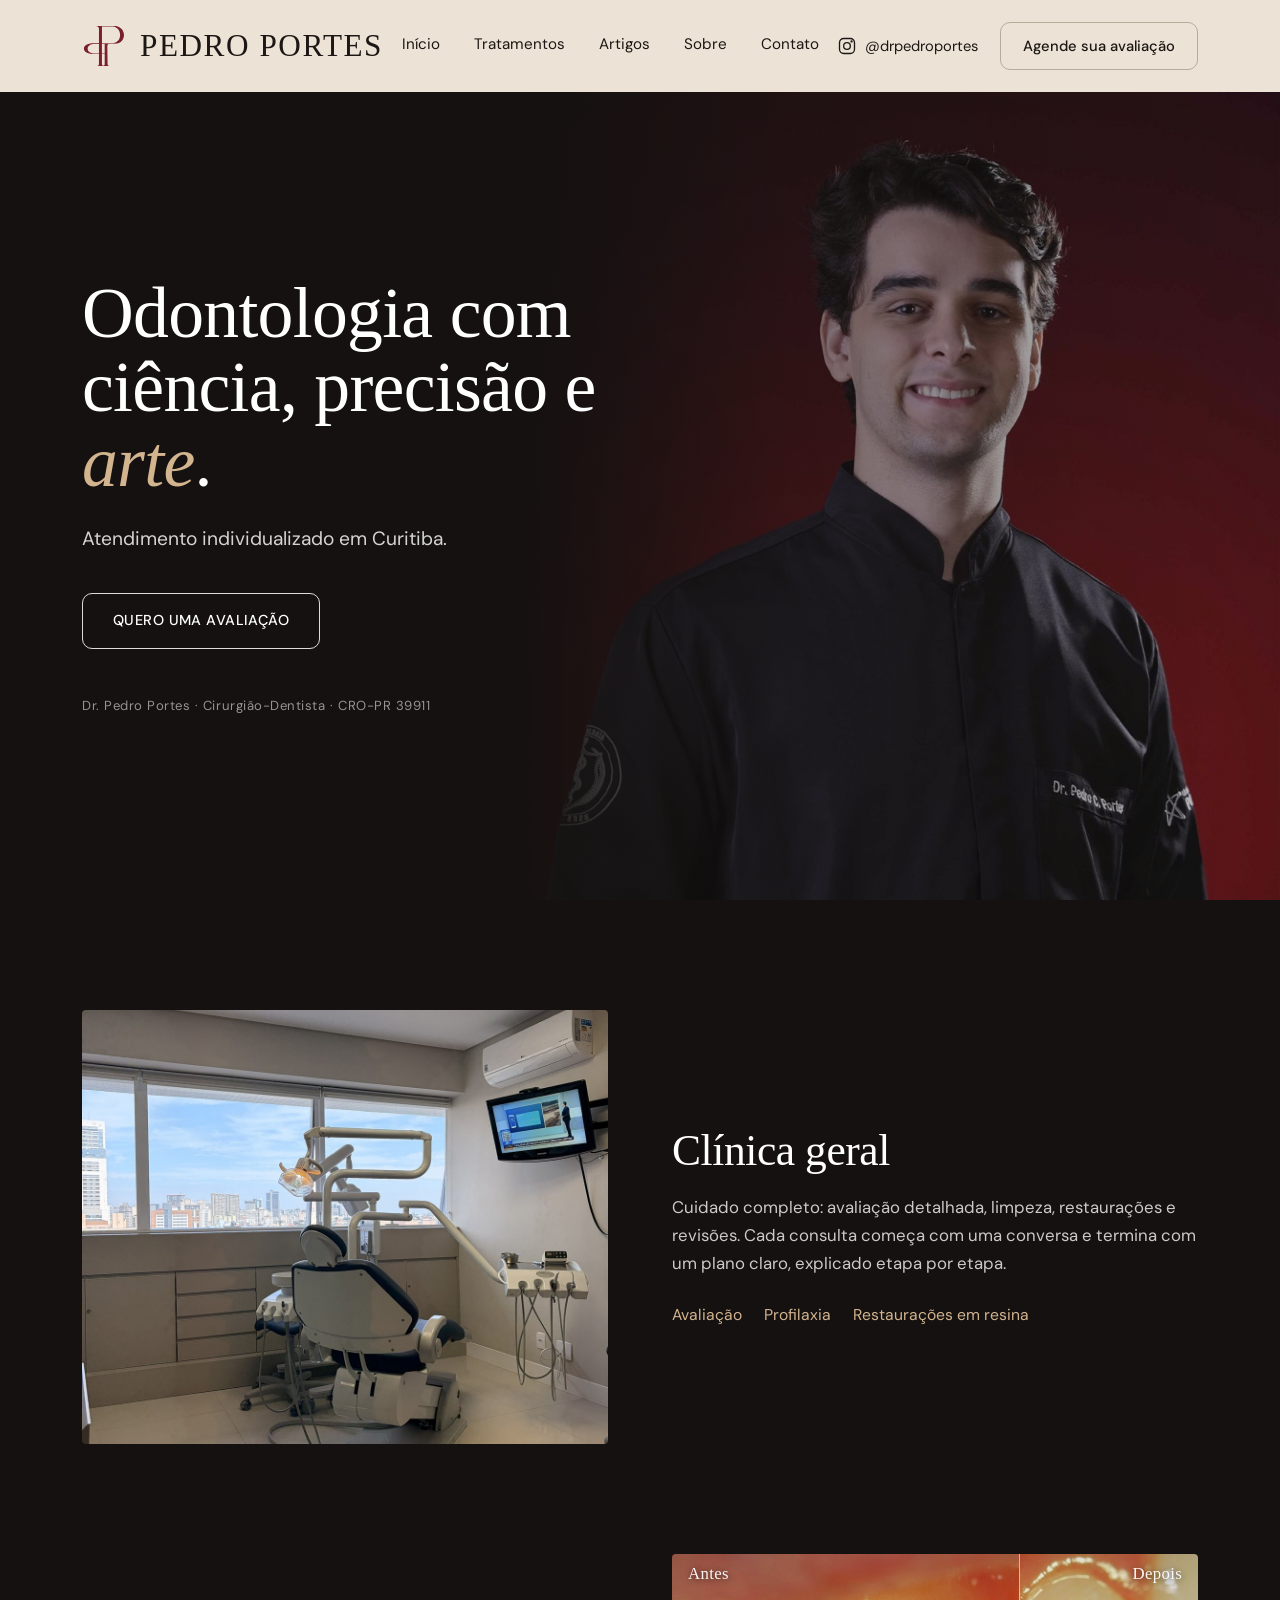
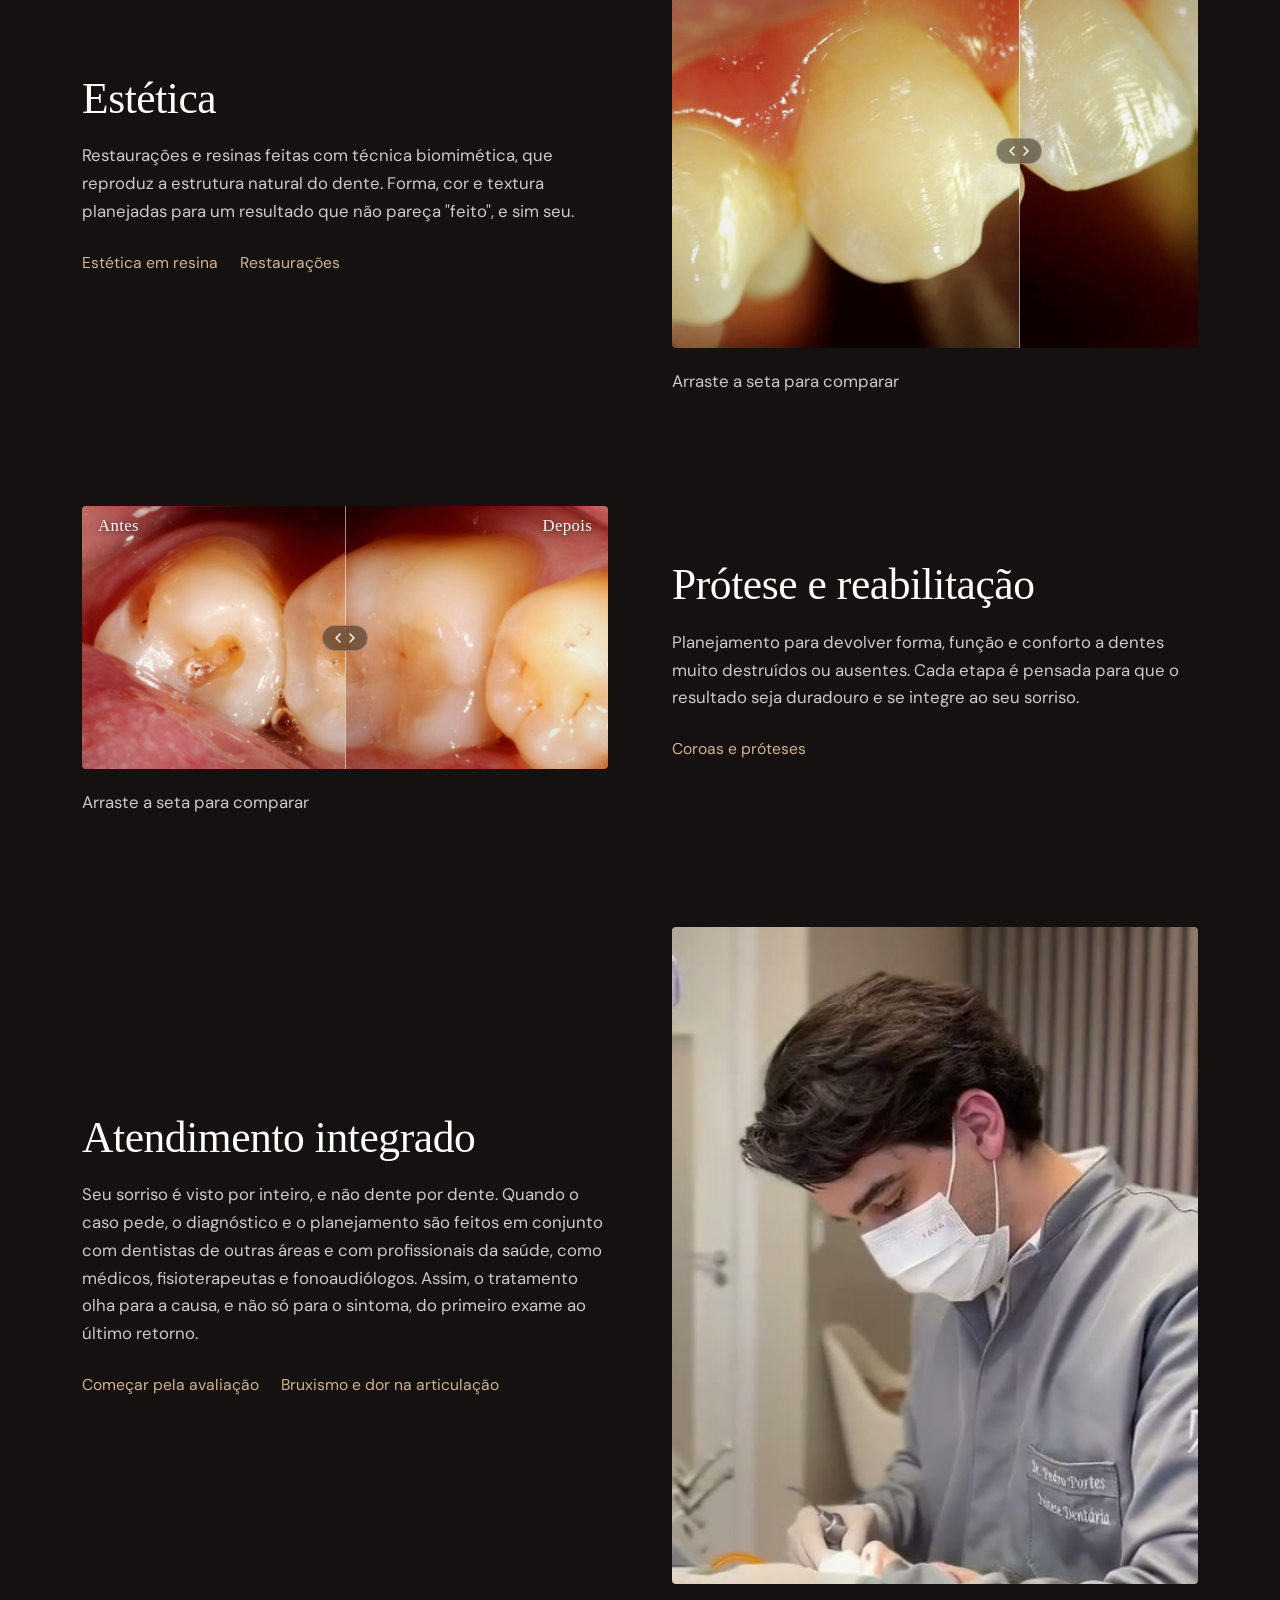
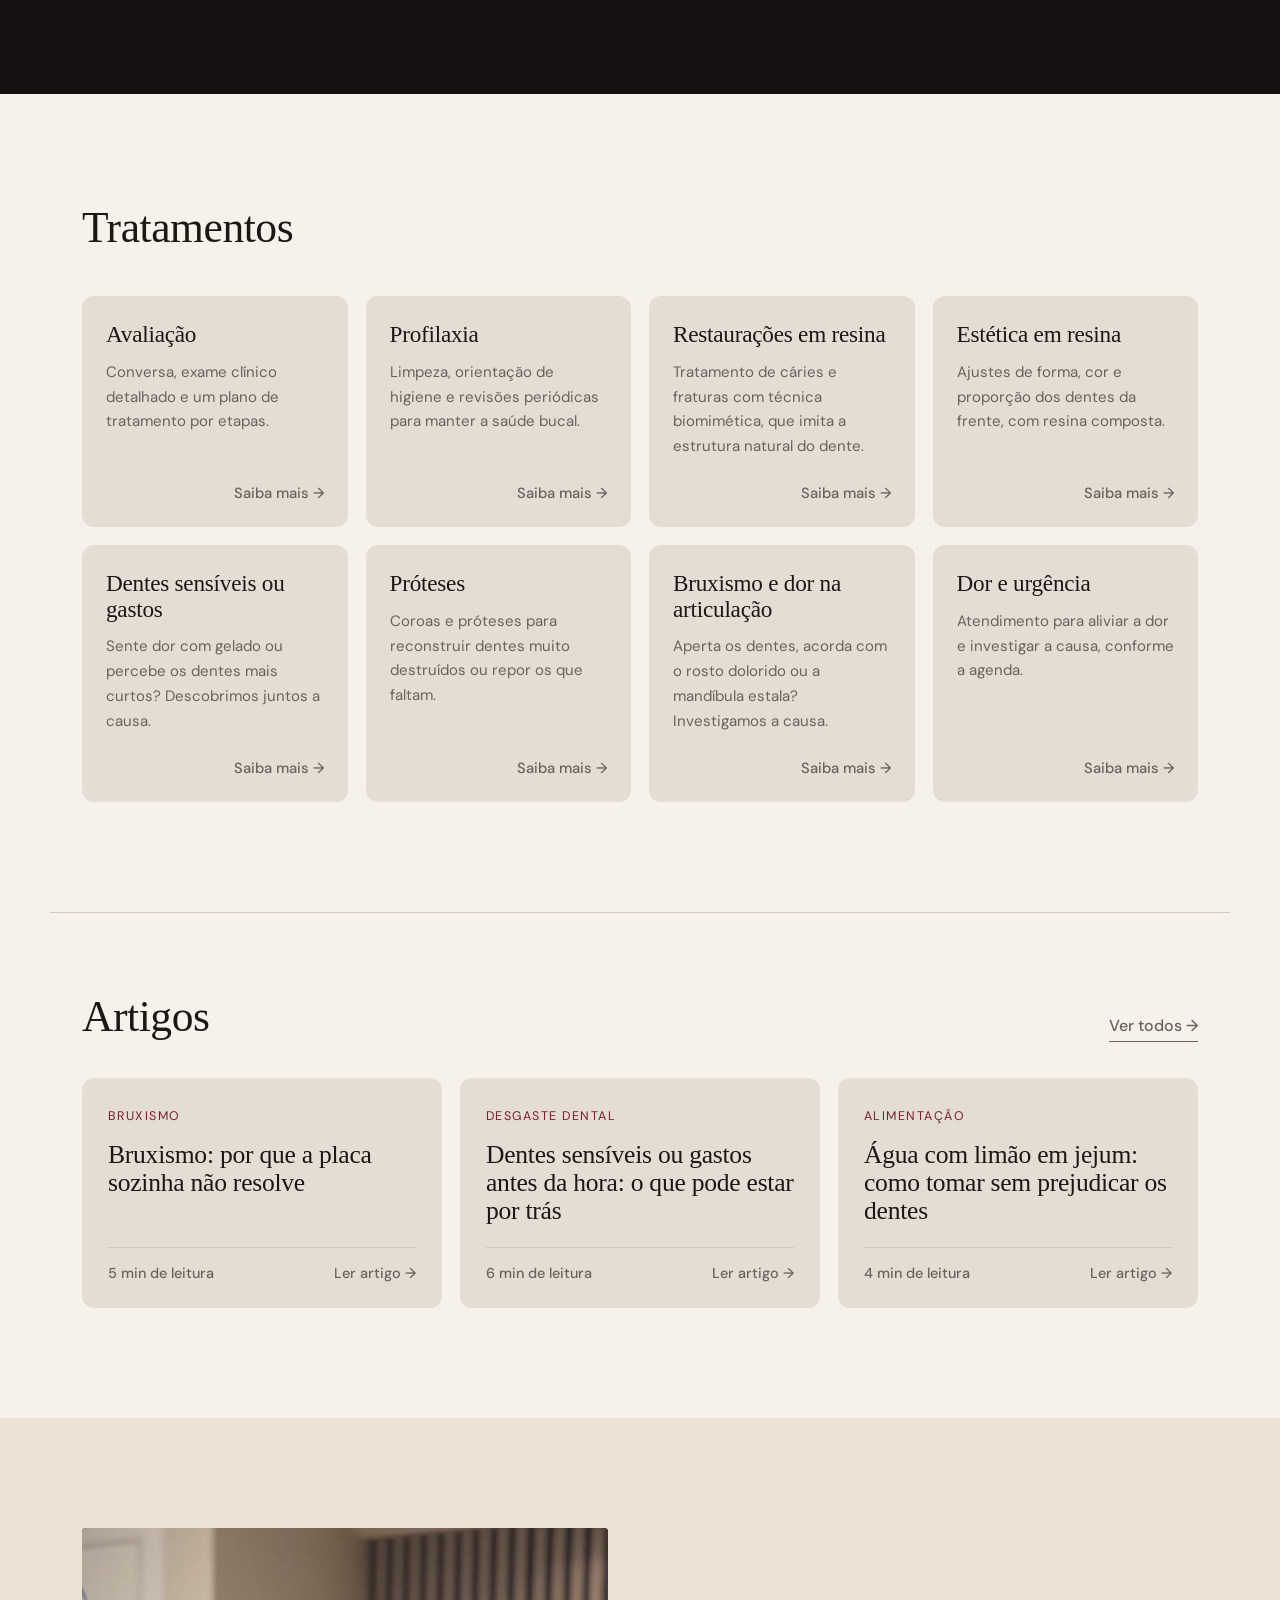
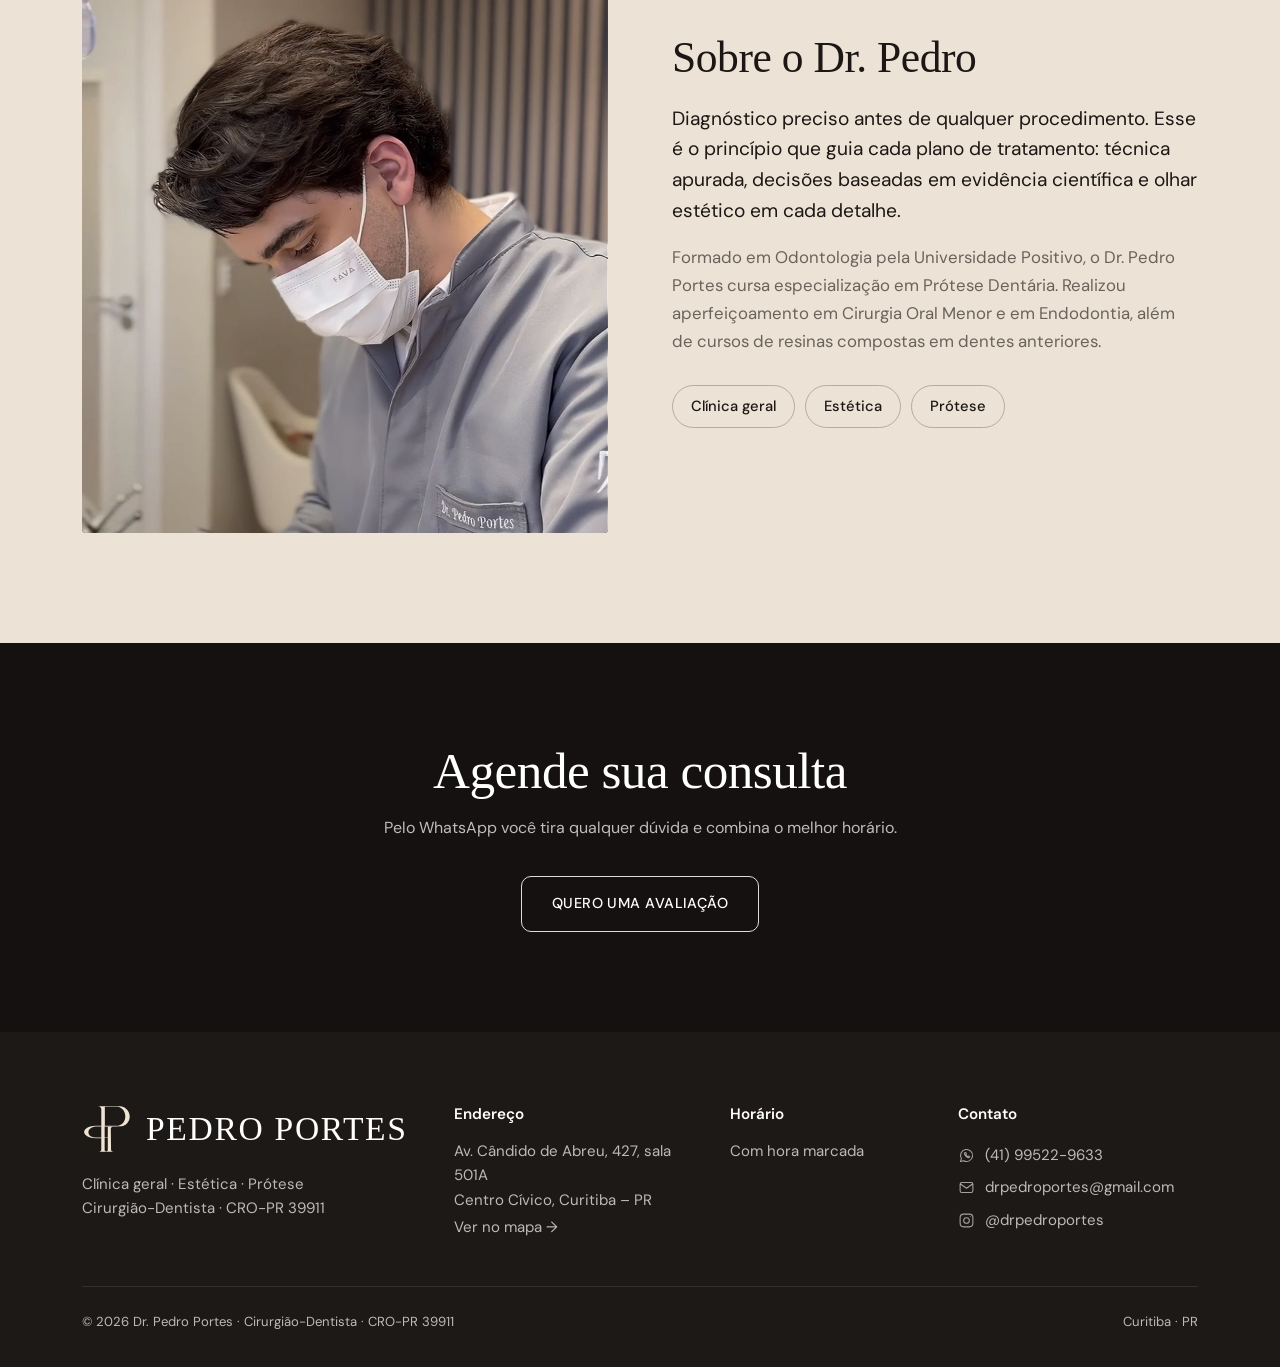
<file: index.html>
<!doctype html>
<html lang="pt-BR">
<head>
<meta charset="utf-8">
<meta name="viewport" content="width=device-width, initial-scale=1, viewport-fit=cover">
<title>Dr. Pedro Portes · Cirurgião-Dentista em Curitiba</title>
<meta name="description" content="Dr. Pedro Portes, cirurgião-dentista, CRO-PR 39911. Clínica geral, estética e prótese no Centro Cívico, em Curitiba.">
<meta name="theme-color" content="#ece3d6">
<link rel="canonical" href="https://drpedroportes.com.br/">
<meta property="og:type" content="website">
<meta property="og:title" content="Dr. Pedro Portes · Cirurgião-Dentista em Curitiba">
<meta property="og:description" content="Clínica geral, estética e prótese no Centro Cívico, em Curitiba. CRO-PR 39911.">
<meta property="og:url" content="https://drpedroportes.com.br/">
<meta property="og:image" content="https://drpedroportes.com.br/img/pedro.jpg">
<script type="application/ld+json">{"@context":"https://schema.org","@type":"Dentist","name":"Dr. Pedro Portes · Cirurgião-Dentista","url":"https://drpedroportes.com.br/","image":"https://drpedroportes.com.br/img/pedro.jpg","telephone":"+55 41 99522-9633","address":{"@type":"PostalAddress","streetAddress":"Av. Cândido de Abreu, 427, sala 501A","addressLocality":"Curitiba","addressRegion":"PR","addressCountry":"BR"},"areaServed":"Curitiba","sameAs":["https://www.instagram.com/drpedroportes/"]}</script>
<link rel="icon" href="img/favicon-32.png">
<link rel="preconnect" href="https://fonts.googleapis.com">
<link rel="preconnect" href="https://fonts.gstatic.com" crossorigin>
<link rel="stylesheet" href="https://fonts.googleapis.com/css2?family=DM+Sans:opsz,wght@9..40,400;9..40,500;9..40,600;9..40,700&family=Tinos:ital,wght@0,400;0,700;1,400&display=swap">
<style>
/* Esboço 7 (17/11/2026): vibe do institutokimura.com.br. Títulos na fonte do logo (Times), texto em DM Sans. */
:root {
  --bege: #ece3d6; --bege-2: #f6f1ea; --cinza: #e4ddd3; --escuro: #141110; --escuro-2: #1d1917;
  --texto: #1c1714; --suave: #6b625b; --bordo: #7a1f2b; --bordo-esc: #5e1520; --champ: #d2b48f; --branco: #fff;
  --sans: "DM Sans", system-ui, sans-serif; --serif: "Times New Roman", Times, "Tinos", serif;
}
* { box-sizing: border-box; }
html { scroll-behavior: smooth; scroll-padding-top: 90px; }
body { margin: 0; font: 400 16px/1.65 var(--sans); color: var(--texto); background: var(--bege-2); -webkit-font-smoothing: antialiased; -webkit-user-select: none; user-select: none; -webkit-tap-highlight-color: transparent; -webkit-touch-callout: none; }
/* Sem seleção azul ao tocar ou arrastar; só o número e o e-mail do rodapé continuam copiáveis */
footer .contato-item span { -webkit-user-select: text; user-select: text; }
img, video { -webkit-user-drag: none; }
a { color: inherit; text-decoration: none; }
img { display: block; max-width: 100%; }
h1, h2, h3 { margin: 0; font-family: var(--serif); font-weight: 400; letter-spacing: -0.01em; line-height: 1.1; }
p { margin: 0; }
button { font: inherit; color: inherit; background: none; border: 0; cursor: pointer; padding: 0; text-align: left; }
.wrap { max-width: 1180px; margin: 0 auto; padding: 0 32px; }

/* Topo */
.topo { position: sticky; top: 0; z-index: 50; background: var(--bege); }
.topo .wrap { display: flex; align-items: center; justify-content: space-between; height: 92px; }
.marca { display: flex; align-items: center; gap: 14px; }
.marca img { width: 44px; height: 44px; }
.marca b { font: 400 1.95rem/1 var(--serif); letter-spacing: .05em; text-transform: uppercase; white-space: nowrap; }
.topo nav { display: flex; gap: 34px; font-size: .95rem; }
.topo nav a { padding-bottom: 2px; border-bottom: 1px solid transparent; transition: border-color .2s; }
.topo nav a:hover { border-color: var(--texto); }
.btn-contorno { border: 1px solid #b9ab99; border-radius: 10px; padding: 11px 22px; font-size: .92rem; font-weight: 500; transition: all .25s; }
.btn-contorno:hover { background: var(--bordo); border-color: var(--bordo); color: var(--branco); }
.acoes-topo { display: flex; align-items: center; gap: 22px; }
.insta { display: flex; align-items: center; gap: 8px; font-size: .92rem; transition: color .2s; }
.insta:hover { color: var(--bordo); }

/* Abertura */
.abertura { position: relative; height: min(calc(100vh - 92px), 820px); min-height: 600px; display: flex; align-items: center; overflow: hidden; background: var(--escuro); color: var(--branco); }
.abertura > img { position: absolute; right: 0; top: 0; width: 60%; height: 100%; object-fit: cover; object-position: 50% 15%; }
.abertura::after { content: ""; position: absolute; inset: 0; background: linear-gradient(90deg, var(--escuro) 40%, rgba(20, 17, 16, .55) 62%, rgba(20, 17, 16, .25)); }
.abertura .wrap { position: relative; z-index: 1; width: 100%; padding-top: 80px; padding-bottom: 80px; }
.abertura h1 { font-size: clamp(3rem, 5.6vw, 5.2rem); max-width: 640px; line-height: 1.04; }
.abertura h1 em { color: var(--champ); }
.abertura p { margin: 24px 0 38px; font-size: 1.2rem; color: rgba(255, 255, 255, .82); max-width: 480px; }
.btn-branco { display: inline-block; border: 1px solid rgba(255, 255, 255, .85); border-radius: 10px; padding: 15px 30px; font-weight: 500; letter-spacing: .03em; text-transform: uppercase; font-size: .9rem; transition: all .25s; }
.btn-branco:hover { background: var(--branco); border-color: var(--branco); color: var(--escuro); }
.abertura small { display: block; margin-top: 46px; font-size: .82rem; color: rgba(255, 255, 255, .55); letter-spacing: .04em; }

/* Blocos escuros alternados */
.escuro { background: var(--escuro); color: var(--branco); padding: 110px 0; }
.bloco { display: grid; grid-template-columns: 1fr 1fr; gap: 64px; align-items: center; }
.bloco + .bloco { margin-top: 110px; }
.bloco.inverte .midia { order: 2; }
.midia { aspect-ratio: 4 / 3.3; border-radius: 4px; overflow: hidden; background: linear-gradient(140deg, #2b2320, #171312); position: relative; display: flex; align-items: flex-end; padding: 22px; }
.midia img { position: absolute; inset: 0; width: 100%; height: 100%; object-fit: cover; object-position: 50% 15%; }
.midia img.foto-consultorio { object-position: 50% 52%; }
.midia img.foto-consultorio-2 { object-position: 50% 62%; filter: saturate(.8) contrast(1.04) brightness(.94); }
/* Comparador: arrasta a linha para ver o diagnóstico e a conclusão */
.comparar { position: relative; aspect-ratio: 2 / 1; border-radius: 4px; overflow: hidden; background: #000; user-select: none; touch-action: pan-y; cursor: ew-resize; }
.comparar.mais-alto { aspect-ratio: 4 / 3; }
.comparar img { position: absolute; inset: 0; width: 100%; height: 100%; object-fit: cover; pointer-events: none; }
.comparar .antes { clip-path: inset(0 calc(100% - var(--pos, 50%)) 0 0); }
.comparar .linha { position: absolute; top: 0; bottom: 0; left: var(--pos, 50%); width: 1px; background: rgba(255, 255, 255, .55); pointer-events: none; }
.comparar .puxador { position: absolute; top: 50%; left: 0; width: 46px; height: 26px; transform: translate(-50%, -50%); border-radius: 13px; background: rgba(20, 17, 16, .45); -webkit-backdrop-filter: blur(8px); backdrop-filter: blur(8px); border: 1px solid rgba(255, 255, 255, .25); color: #fff; display: grid; place-items: center; }
.comparar .puxador svg { display: block; width: 22px; height: 10px; }
.comparar .rotulo { position: absolute; top: 12px; font: 400 1.05rem/1 "Times New Roman", Times, "Tinos", serif; letter-spacing: .02em; color: rgba(255, 255, 255, .95); text-shadow: 0 1px 6px rgba(0, 0, 0, .6); pointer-events: none; }
.comparar .rotulo.esq { left: 16px; } .comparar .rotulo.dir { right: 16px; }
.bloco.inverte > .lado-midia { order: 2; }
.midia.video { aspect-ratio: 4 / 5; padding: 0; }
.midia video { position: absolute; inset: 0; width: 100%; height: 100%; object-fit: cover; }
.comparar input { position: absolute; inset: 0; width: 100%; height: 100%; opacity: 0; cursor: ew-resize; margin: 0; }
.legenda { margin-top: 8px; font-size: .74rem; color: rgba(255, 255, 255, .8); }
.midia .reserva { position: relative; font-size: .8rem; color: rgba(255, 255, 255, .45); border: 1px dashed rgba(255, 255, 255, .2); padding: 8px 12px; border-radius: 6px; }
.bloco h2 { font-size: clamp(2.2rem, 3.4vw, 3rem); }
.bloco p { margin-top: 20px; color: rgba(255, 255, 255, .78); font-size: 1.05rem; }
.etiquetas { display: flex; flex-wrap: wrap; gap: 8px 22px; margin-top: 24px; }
.etiquetas a { color: var(--champ); font-size: .98rem; }
.etiquetas a:hover { text-decoration: underline; }

/* Tratamentos */
.claro { padding: 110px 0; }
.claro > .wrap > h2 { font-size: clamp(2.2rem, 3.4vw, 3rem); margin-bottom: 44px; }
.cards { display: grid; grid-template-columns: repeat(4, 1fr); gap: 18px; }
.card { background: var(--cinza); border-radius: 12px; padding: 26px 24px 22px; display: flex; flex-direction: column; transition: transform .3s, box-shadow .3s, background .3s; }
.card:hover { transform: translateY(-4px); box-shadow: 0 18px 36px -24px rgba(28, 23, 20, .45); background: var(--branco); }
.card h3 { font-size: 1.45rem; }
.card p { margin: 12px 0 22px; font-size: .94rem; color: var(--suave); flex: 1; }
.card span { align-self: flex-end; font-size: .92rem; font-weight: 500; color: var(--suave); }
.card:hover span { color: var(--bordo); }
/* modo aberto: fica só o card escolhido e um painel grande ao lado */
.tratamentos-area { display: grid; grid-template-columns: 1fr; gap: 18px; overflow-anchor: none; }
.tratamentos-area.aberto { grid-template-columns: 300px 1fr; align-items: start; }
.tratamentos-area.aberto .cards { grid-template-columns: 1fr; }
.tratamentos-area.aberto .card { display: none; }
.tratamentos-area.aberto .card.ativo { display: flex; background: var(--branco); transform: none; box-shadow: 0 18px 36px -26px rgba(28, 23, 20, .4); }
.tratamentos-area.aberto .card.ativo span.saiba { display: none; }
.card .voltar-card { display: none; }
.tratamentos-area.aberto .card.ativo .voltar-card { display: inline-block; align-self: flex-start; margin-top: 4px; font: 500 .9rem/1.4 var(--sans); color: var(--bordo); }
.tratamentos-area.aberto .card.ativo:hover .voltar-card { text-decoration: underline; }
.detalhe { display: none; background: var(--branco); border-radius: 12px; padding: 40px 44px; box-shadow: 0 18px 36px -26px rgba(28, 23, 20, .4); animation: entra .35s ease; }
.tratamentos-area.aberto .detalhe { display: block; }
@keyframes entra { from { opacity: 0; transform: translateY(10px); } to { opacity: 1; transform: none; } }
.detalhe h3 { font-size: 2.3rem; }
.detalhe .intro { margin-top: 14px; color: var(--suave); font-size: 1.05rem; max-width: 620px; }
.detalhe ol { list-style: none; counter-reset: passo; margin: 30px 0 0; padding: 0; border-top: 1px solid var(--cinza); }
.detalhe li { counter-increment: passo; display: grid; grid-template-columns: 54px 1fr; gap: 10px; padding: 18px 0; border-bottom: 1px solid var(--cinza); }
.detalhe li::before { content: counter(passo, decimal-leading-zero); font: italic 400 1.4rem/1.2 var(--serif); color: var(--bordo); }
.detalhe li b { display: block; font-weight: 600; margin-bottom: 2px; }
.detalhe li span { color: var(--suave); font-size: .96rem; }
.detalhe .acoes { display: flex; flex-wrap: wrap; gap: 14px 24px; align-items: center; margin-top: 30px; }
.btn-escuro { display: inline-block; background: var(--escuro); color: var(--branco); border-radius: 10px; padding: 15px 28px; font-weight: 500; font-size: .9rem; letter-spacing: .03em; text-transform: uppercase; transition: background .25s; }
.btn-escuro:hover { background: var(--bordo); }
.voltar { font-weight: 500; color: var(--suave); border-bottom: 1px solid currentColor; padding-bottom: 2px; }
.voltar:hover { color: var(--bordo); }

/* Artigos (faixa da página inicial) */
.artigos-home { padding: 0 0 110px; }
.artigos-home .wrap { border-top: 1px solid #d3c8b9; padding-top: 80px; }
.artigos-topo { display: flex; justify-content: space-between; align-items: baseline; gap: 20px; margin-bottom: 36px; }
.artigos-topo h2 { font-size: clamp(2.2rem, 3.4vw, 3rem); }
.art-lista { display: grid; grid-template-columns: repeat(3, 1fr); gap: 18px; }
.art-card { background: var(--cinza); border-radius: 12px; padding: 28px 26px 22px; display: flex; flex-direction: column; min-height: 230px; transition: transform .3s, box-shadow .3s, background .3s; }
.art-card:hover { transform: translateY(-4px); box-shadow: 0 18px 36px -24px rgba(28, 23, 20, .45); background: var(--branco); }
.art-card .tema { font-size: .78rem; letter-spacing: .12em; text-transform: uppercase; color: var(--bordo); }
.art-card h3 { font-size: 1.6rem; margin: 14px 0 22px; flex: 1; }
.art-card .ler { display: flex; justify-content: space-between; font-size: .9rem; font-weight: 500; color: var(--suave); border-top: 1px solid #d3c8b9; padding-top: 14px; }
.art-card .ler b { font-weight: 500; }
.art-card:hover .ler b { color: var(--bordo); }

/* Faixa café "Artigos": só no celular, logo acima do "Agende sua consulta" */
.faixa-artigos { display: none; background: #3a2619; color: var(--branco); }
.faixa-artigos .wrap { display: block; text-align: center; padding-top: 34px; padding-bottom: 34px; }
.faixa-artigos b { font: 400 1.25rem/1 var(--serif); letter-spacing: .32em; text-transform: uppercase; display: inline-block; padding: 0 0 10px .32em; border-bottom: 1px solid rgba(255, 255, 255, .7); }

/* Sobre */
.sobre { background: var(--bege); padding: 110px 0; }
.sobre .bloco p { color: var(--suave); font-size: 1.05rem; }
.sobre .bloco p.lead { color: var(--texto); font-size: 1.2rem; line-height: 1.6; }
.sobre .midia { aspect-ratio: 4 / 4.6; background: var(--escuro); }
.atuacao { display: flex; flex-wrap: wrap; gap: 10px; margin-top: 30px; }
.atuacao span { border: 1px solid #b9ab99; border-radius: 999px; padding: 8px 18px; font-size: .92rem; font-weight: 500; transition: background .25s, border-color .25s, color .25s; }
.atuacao span:hover { background: var(--bordo); border-color: var(--bordo); color: var(--branco); }

/* Chamada */
.chamada { background: var(--escuro); color: var(--branco); text-align: center; padding: 100px 0; }
.chamada h2 { font-size: clamp(2.4rem, 4vw, 3.4rem); }
.chamada p { margin: 16px auto 34px; color: rgba(255, 255, 255, .72); max-width: 520px; }

/* Rodapé */
footer { background: var(--escuro-2); color: rgba(255, 255, 255, .7); padding: 70px 0 34px; font-size: .94rem; }
footer .l1 { display: grid; grid-template-columns: 1.4fr 1fr .8fr 1fr; gap: 36px; padding-bottom: 44px; border-bottom: 1px solid rgba(255, 255, 255, .1); }
footer .marca { color: var(--branco); margin-bottom: 16px; }
footer .marca img { width: 50px; height: 50px; }
footer .marca b { font-size: 2.1rem; }
footer h4 { margin: 0 0 12px; color: var(--branco); font-size: .95rem; font-weight: 600; }
footer .l1 a { display: block; padding: 2px 0; }
footer .l1 a.marca { display: flex; }
footer .l1 a:hover { color: var(--branco); }
footer .l1 a.contato-item { display: flex; align-items: center; gap: 10px; padding: 4px 0; }
.contato-item svg { width: 17px; height: 17px; flex: none; fill: none; stroke: currentColor; stroke-width: 1.5; stroke-linecap: round; stroke-linejoin: round; opacity: .85; }
footer .l2 { padding-top: 24px; font-size: .82rem; display: flex; justify-content: space-between; flex-wrap: wrap; gap: 10px; }

.barra { display: none; }
@media (max-width: 900px) {
  .wrap { padding: 0 20px; }
  .topo .wrap { height: 72px; }
  .topo nav, .topo .btn-contorno { display: none; }
  .insta span { display: none; }
  .insta svg { width: 24px; height: 24px; }
  .marca img { width: 36px; height: 36px; }
  .marca b { font-size: 1.55rem; }
  .abertura { height: auto; min-height: 0; flex-direction: column; align-items: stretch; }
  .abertura > img { position: relative; width: 100%; height: 420px; }
  .abertura::after { background: linear-gradient(180deg, transparent 180px, var(--escuro) 420px); }
  .abertura .wrap { margin-top: -90px; padding-top: 0; padding-bottom: 64px; }
  .abertura h1 { font-size: 2.9rem; }
  .abertura p { font-size: 1.05rem; }
  .escuro, .claro, .sobre { padding: 76px 0; }
  .artigos-home { display: none; }
  .faixa-artigos { display: block; }
  .bloco { grid-template-columns: 1fr; gap: 28px; }
  .bloco.inverte .midia, .bloco.inverte > .lado-midia { order: 0; }
  .bloco + .bloco { margin-top: 72px; }
  .cards { grid-template-columns: 1fr 1fr; gap: 12px; }
  .card { padding: 20px 18px; }
  .tratamentos-area.aberto { grid-template-columns: 240px 1fr; }
  .detalhe { padding: 28px 22px; }
  .detalhe h3 { font-size: 1.9rem; }
  footer .l1 { grid-template-columns: 1fr 1fr; }
  footer { padding-bottom: 100px; }
  .barra { display: flex; position: fixed; left: 0; right: 0; bottom: 0; z-index: 60; background: var(--bege); border-top: 1px solid #d6cab9; padding: 10px 12px calc(10px + env(safe-area-inset-bottom, 0px)); gap: 10px; }
  .barra a { flex: 1; text-align: center; padding: 14px 8px; border-radius: 10px; font-weight: 500; font-size: .95rem; border: 1px solid #b9ab99; }
  .barra a.cheio { flex: 2; background: var(--bordo); color: var(--branco); border-color: var(--bordo); }
}
@media (max-width: 640px) { .tratamentos-area.aberto { grid-template-columns: 1fr; } }
@media (max-width: 520px) { .cards { grid-template-columns: 1fr; } footer .l1 { grid-template-columns: 1fr; } }
</style>
</head>
<body>

<header class="topo">
  <div class="wrap">
    <a class="marca" href="#inicio"><img src="img/logo-pp.svg" alt=""><b>Pedro Portes</b></a>
    <nav aria-label="Seções">
      <a href="#inicio">Início</a>
      <a href="#tratamentos">Tratamentos</a>
      <a href="artigos/">Artigos</a>
      <a href="#sobre">Sobre</a>
      <a href="#contato">Contato</a>
    </nav>
    <div class="acoes-topo">
      <a class="insta" href="https://www.instagram.com/drpedroportes/" target="_blank" rel="noopener" aria-label="Instagram do Dr. Pedro (@drpedroportes)"><svg width="20" height="20" viewBox="0 0 24 24" fill="none" stroke="currentColor" stroke-width="1.6" stroke-linecap="round" stroke-linejoin="round" aria-hidden="true"><rect x="3" y="3" width="18" height="18" rx="5"/><circle cx="12" cy="12" r="4"/><circle cx="17.5" cy="6.5" r=".6" fill="currentColor"/></svg><span>@drpedroportes</span></a>
      <a class="btn-contorno wpp" href="#" data-msg="Olá, Dr. Pedro! Vim pelo site e gostaria de agendar uma avaliação.">Agende sua avaliação</a>
    </div>
  </div>
</header>

<main id="inicio">
  <section class="abertura">
    <img src="img/pedro.jpg" alt="Dr. Pedro Portes, cirurgião-dentista" width="1000" height="1223">
    <div class="wrap">
      <h1>Odontologia com ciência, precisão e <em>arte</em>.</h1>
      <p>Atendimento individualizado em Curitiba.</p>
      <a class="btn-branco wpp" href="#" data-msg="Olá, Dr. Pedro! Vim pelo site e gostaria de agendar uma avaliação.">Quero uma avaliação</a>
      <small>Dr. Pedro Portes · Cirurgião-Dentista · CRO-PR 39911</small>
    </div>
  </section>

  <section class="escuro">
    <div class="wrap">
      <div class="bloco">
        <div class="midia"><img class="foto-consultorio" src="img/consultorio.jpg" alt="Consultório odontológico com vista para a cidade" loading="lazy"></div>
        <div>
          <h2>Clínica geral</h2>
          <p>Cuidado completo: avaliação detalhada, limpeza, restaurações e revisões. Cada consulta começa com uma conversa e termina com um plano claro, explicado etapa por etapa.</p>
          <div class="etiquetas"><a href="#tratamentos" data-abre="avaliacao">Avaliação</a><a href="#tratamentos" data-abre="profilaxia">Profilaxia</a><a href="#tratamentos" data-abre="resina">Restaurações em resina</a></div>
        </div>
      </div>
      <div class="bloco inverte">
        <div class="lado-midia">
          <div class="comparar mais-alto" style="--pos:66%">
            <img src="img/estetica-2.jpg" alt="Depois do tratamento" loading="lazy">
            <img class="antes" src="img/estetica-1.jpg" alt="Antes do tratamento" loading="lazy">
            <span class="linha"><span class="puxador"><svg viewBox="0 0 22 10" fill="none" stroke="currentColor" stroke-width="1.5" stroke-linecap="round" stroke-linejoin="round"><path d="M6 1 2 5l4 4M16 1l4 4-4 4"/></svg></span></span>
            <span class="rotulo esq">Antes</span><span class="rotulo dir">Depois</span>
            <input type="range" min="0" max="100" value="66" aria-label="Arraste para comparar antes e depois">
          </div>
          <p class="legenda">Arraste a seta para comparar</p>
        </div>
        <div>
          <h2>Estética</h2>
          <p>Restaurações e resinas feitas com técnica biomimética, que reproduz a estrutura natural do dente. Forma, cor e textura planejadas para um resultado que não pareça "feito", e sim seu.</p>
          <div class="etiquetas"><a href="#tratamentos" data-abre="estetica">Estética em resina</a><a href="#tratamentos" data-abre="resina">Restaurações</a></div>
        </div>
      </div>
      <div class="bloco">
        <div>
          <div class="comparar" style="--pos:50%">
            <img src="img/restauracao-2.jpg" alt="Depois do tratamento" loading="lazy">
            <img class="antes" src="img/restauracao-1.jpg" alt="Antes do tratamento" loading="lazy">
            <span class="linha"><span class="puxador"><svg viewBox="0 0 22 10" fill="none" stroke="currentColor" stroke-width="1.5" stroke-linecap="round" stroke-linejoin="round"><path d="M6 1 2 5l4 4M16 1l4 4-4 4"/></svg></span></span>
            <span class="rotulo esq">Antes</span><span class="rotulo dir">Depois</span>
            <input type="range" min="0" max="100" value="50" aria-label="Arraste para comparar antes e depois">
          </div>
          <p class="legenda">Arraste a seta para comparar</p>
        </div>
        <div>
          <h2>Prótese e reabilitação</h2>
          <p>Planejamento para devolver forma, função e conforto a dentes muito destruídos ou ausentes. Cada etapa é pensada para que o resultado seja duradouro e se integre ao seu sorriso.</p>
          <div class="etiquetas"><a href="#tratamentos" data-abre="protese">Coroas e próteses</a></div>
        </div>
      </div>
      <div class="bloco inverte">
        <div class="midia video"><video src="img/atendimento.mp4" poster="img/atendimento-capa.jpg" autoplay muted loop playsinline preload="metadata" disablepictureinpicture aria-label="Dr. Pedro em atendimento"></video></div>
        <div>
          <h2>Atendimento integrado</h2>
          <p>Seu sorriso é visto por inteiro, e não dente por dente. Quando o caso pede, o diagnóstico e o planejamento são feitos em conjunto com dentistas de outras áreas e com profissionais da saúde, como médicos, fisioterapeutas e fonoaudiólogos. Assim, o tratamento olha para a causa, e não só para o sintoma, do primeiro exame ao último retorno.</p>
          <div class="etiquetas"><a href="#tratamentos" data-abre="avaliacao">Começar pela avaliação</a><a href="#tratamentos" data-abre="bruxismo">Bruxismo e dor na articulação</a></div>
        </div>
      </div>
    </div>
  </section>

  <section class="claro" id="tratamentos">
    <div class="wrap">
      <h2>Tratamentos</h2>
      <div class="tratamentos-area" id="area">
        <div class="cards" id="cards"></div>
        <div class="detalhe" id="detalhe" aria-live="polite"></div>
      </div>
    </div>
  </section>

  <section class="artigos-home" id="artigos">
    <div class="wrap">
      <div class="artigos-topo"><h2>Artigos</h2><a class="voltar" href="artigos/">Ver todos →</a></div>
      <div class="art-lista">
        <a class="art-card" href="artigos/bruxismo-placa-nao-resolve-sozinha.html"><span class="tema">Bruxismo</span><h3>Bruxismo: por que a placa sozinha não resolve</h3><span class="ler"><span>5 min de leitura</span><b>Ler artigo →</b></span></a>
        <a class="art-card" href="artigos/dentes-sensiveis-ou-gastos.html"><span class="tema">Desgaste dental</span><h3>Dentes sensíveis ou gastos antes da hora: o que pode estar por trás</h3><span class="ler"><span>6 min de leitura</span><b>Ler artigo →</b></span></a>
        <a class="art-card" href="artigos/agua-com-limao-e-os-dentes.html"><span class="tema">Alimentação</span><h3>Água com limão em jejum: como tomar sem prejudicar os dentes</h3><span class="ler"><span>4 min de leitura</span><b>Ler artigo →</b></span></a>
      </div>
    </div>
  </section>

  <section class="sobre" id="sobre">
    <div class="wrap">
      <div class="bloco">
        <div class="midia"><img src="img/pedro-sobre.jpg" alt="Dr. Pedro Portes em atendimento" width="1000" height="1150" style="object-position:50% 50%"></div>
        <div>
          <h2>Sobre o Dr. Pedro</h2>
          <p class="lead" style="margin-top:22px">Diagnóstico preciso antes de qualquer procedimento. Esse é o princípio que guia cada plano de tratamento: técnica apurada, decisões baseadas em evidência científica e olhar estético em cada detalhe.</p>
          <p style="margin-top:18px">Formado em Odontologia pela Universidade Positivo, o Dr. Pedro Portes cursa especialização em Prótese Dentária. Realizou aperfeiçoamento em Cirurgia Oral Menor e em Endodontia, além de cursos de resinas compostas em dentes anteriores.</p>
          <div class="atuacao"><span>Clínica geral</span><span>Estética</span><span>Prótese</span></div>
        </div>
      </div>
    </div>
  </section>

  <a class="faixa-artigos" href="artigos/"><span class="wrap"><b>Artigos</b></span></a>

  <section class="chamada">
    <div class="wrap">
      <h2>Agende sua consulta</h2>
      <p>Pelo WhatsApp você tira qualquer dúvida e combina o melhor horário.</p>
      <a class="btn-branco wpp" href="#" data-msg="Olá, Dr. Pedro! Vim pelo site e gostaria de agendar uma avaliação.">Quero uma avaliação</a>
    </div>
  </section>
</main>

<footer id="contato">
  <div class="wrap">
    <div class="l1">
      <div><a class="marca" href="#inicio"><img src="img/logo-pp-creme.svg" alt=""><b>Pedro Portes</b></a><p>Clínica geral · Estética · Prótese<br>Cirurgião-Dentista · CRO-PR 39911</p></div>
      <div><h4>Endereço</h4><p>Av. Cândido de Abreu, 427, sala 501A<br>Centro Cívico, Curitiba – PR</p><a href="https://www.google.com/maps/search/?api=1&query=Av.+C%C3%A2ndido+de+Abreu%2C+427+-+Centro+C%C3%ADvico%2C+Curitiba+-+PR" target="_blank" rel="noopener">Ver no mapa →</a></div>
      <div><h4>Horário</h4><p>Com hora marcada</p></div>
      <div><h4>Contato</h4><a class="contato-item wpp" href="#" data-msg="Olá, Dr. Pedro! Vim pelo site." aria-label="WhatsApp (41) 99522-9633"><svg viewBox="0 0 24 24" aria-hidden="true"><path d="M3.5 20.5l1.3-4.2A8.5 8.5 0 1 1 8 19.4z"/><path d="M9 8.6c0 3.3 3 6.4 6.4 6.4l1.2-1.4-1.9-1-1 .9c-1.1-.4-2.3-1.6-2.7-2.7l.9-1-1-1.9z"/></svg><span class="tel-texto">(41) 99522-9633</span></a><a class="contato-item" href="mailto:drpedroportes@gmail.com"><svg viewBox="0 0 24 24" aria-hidden="true"><rect x="3" y="5" width="18" height="14" rx="2.5"/><path d="M3.5 7l8.5 6 8.5-6"/></svg><span>drpedroportes@gmail.com</span></a><a class="contato-item" href="https://www.instagram.com/drpedroportes/" target="_blank" rel="noopener"><svg viewBox="0 0 24 24" aria-hidden="true"><rect x="3" y="3" width="18" height="18" rx="5"/><circle cx="12" cy="12" r="4"/><circle cx="17.5" cy="6.5" r=".7" fill="currentColor" stroke="none"/></svg><span>@drpedroportes</span></a></div>
    </div>
    <div class="l2"><span>© 2026 Dr. Pedro Portes · Cirurgião-Dentista · CRO-PR 39911</span><span>Curitiba · PR</span></div>
  </div>
</footer>

<div class="barra">
  <a class="tel" href="#">Ligar</a>
  <a class="cheio wpp" href="#" data-msg="Olá, Dr. Pedro! Vim pelo site e gostaria de agendar uma avaliação.">Agendar avaliação</a>
</div>

<script>
// ⚠️ NÚMERO DO WHATSAPP BUSINESS: trocar aqui (só números, com 55 + DDD). Todos os botões do site usam este número.
var WHATS = '5541995229633'; // WhatsApp Business do consultório (passado pelo Pedro em 17/11/2026)
var TEL_TEXTO = '(41) 99522-9633';

function linkWhats(msg) { return 'https://wa.me/' + WHATS + '?text=' + encodeURIComponent(msg); }
document.querySelectorAll('.wpp').forEach(function (a) { a.href = linkWhats(a.dataset.msg || 'Olá, Dr. Pedro!'); a.target = '_blank'; a.rel = 'noopener'; });
document.querySelectorAll('.tel').forEach(function (a) { a.href = 'tel:+' + WHATS; });
document.querySelectorAll('.tel-texto').forEach(function (a) { a.textContent = TEL_TEXTO; });

// Comparador: o controle invisível move a linha
document.querySelectorAll('.comparar').forEach(function (box) {
  var r = box.querySelector('input');
  r.addEventListener('input', function () { box.style.setProperty('--pos', r.value + '%'); });
});

// Tratamentos: card resumido + painel grande ao clicar em "Saiba mais"
var TRAT = [
  { id: 'avaliacao', t: 'Avaliação', r: 'Conversa, exame clínico detalhado e um plano de tratamento por etapas.',
    i: 'A avaliação é o ponto de partida de qualquer tratamento. É nela que entendo o que você sente, examino com calma e defino, junto com você, o melhor caminho.',
    p: [['Anamnese', 'Uma conversa detalhada sobre suas queixas, seu histórico de saúde e seus hábitos. É ela que ajuda a investigar a causa, e não só o sintoma.'], ['Exame clínico', 'Dentes, gengiva, mordida e articulação, avaliados em detalhe. Fotos e exames de imagem, quando necessários.'], ['Diagnóstico', 'Explico o que encontrei, com clareza e sem termos difíceis.'], ['Plano por etapas', 'As opções de tratamento, a ordem de cada etapa e os prazos, para você decidir com tranquilidade.']] },
  { id: 'profilaxia', t: 'Profilaxia', r: 'Limpeza, orientação de higiene e revisões periódicas para manter a saúde bucal.',
    i: 'A limpeza profissional remove a placa e o tártaro que a escovação não alcança, e é a base para que qualquer tratamento dure.',
    p: [['Avaliação da gengiva', 'Verificação de sangramento, tártaro e pontos de atenção.'], ['Limpeza', 'Remoção de placa e tártaro e polimento dos dentes.'], ['Orientação', 'Escovação, fio dental e cuidados certos para o seu caso.'], ['Revisões', 'Retornos periódicos para manter a saúde bucal em dia.']] },
  { id: 'resina', t: 'Restaurações em resina', r: 'Tratamento de cáries e fraturas com técnica biomimética, que imita a estrutura natural do dente.',
    i: 'A odontologia biomimética busca reproduzir o comportamento do dente natural, preservando o máximo de estrutura sadia. O resultado é uma restauração resistente e com aparência natural.',
    p: [['Diagnóstico', 'Identificação da cárie, fratura ou restauração antiga a ser trocada.'], ['Preservação', 'Remoção apenas do necessário, mantendo o máximo do seu dente.'], ['Reconstrução em camadas', 'A resina é aplicada em camadas, reproduzindo a cor e a translucidez do dente.'], ['Acabamento', 'Ajuste da mordida e polimento, para conforto e brilho natural.']] },
  { id: 'estetica', t: 'Estética em resina', r: 'Ajustes de forma, cor e proporção dos dentes da frente, com resina composta.',
    i: 'Pequenas mudanças de forma e cor podem harmonizar o sorriso. O planejamento estético considera o seu rosto, os seus lábios e o seu jeito de sorrir.',
    p: [['Avaliação estética', 'Análise do sorriso, com fotos, para entender o que pode ser melhorado.'], ['Planejamento', 'Definição de forma, cor e proporção junto com você.'], ['Execução', 'Aplicação da resina em camadas, com técnica de estratificação.'], ['Acompanhamento', 'Revisões e polimento para manter o resultado.']] },
  { id: 'sensibilidade', t: 'Dentes sensíveis ou gastos', r: 'Sente dor com gelado ou percebe os dentes mais curtos? Descobrimos juntos a causa.',
    i: 'Sensibilidade e desgaste costumam ter uma causa por trás, como alimentos ácidos, refluxo, escovação com força ou o hábito de apertar os dentes. Tratar só o sintoma não resolve: é preciso encontrar a origem.',
    p: [['Conversa', 'Entender seus hábitos, alimentação e quando a sensibilidade aparece.'], ['Exame', 'Avaliação do desgaste e das áreas sensíveis.'], ['Proteção', 'Tratamento para reduzir a sensibilidade e proteger os dentes.'], ['Acompanhamento', 'Revisões para garantir que o desgaste não avance.']] },
  { id: 'protese', t: 'Próteses', r: 'Coroas e próteses para reconstruir dentes muito destruídos ou repor os que faltam.',
    i: 'Quando o dente perdeu muita estrutura, a coroa protege o que restou e devolve forma e função. Quando o dente já não está lá, a prótese devolve a mastigação, a fala e a confiança para sorrir. Cada caso tem sua indicação, definida depois de uma avaliação cuidadosa.',
    p: [['Avaliação', 'Exame clínico e, quando necessário, exames de imagem.'], ['Planejamento', 'Escolha do tipo de coroa ou prótese mais indicado para o seu caso.'], ['Confecção', 'Preparo, moldagem e provas, com um provisório enquanto a peça definitiva é feita.'], ['Instalação e ajustes', 'Ajustes finos da mordida e retornos para o seu conforto.']] },
  { id: 'bruxismo', t: 'Bruxismo e dor na articulação', r: 'Aperta os dentes, acorda com o rosto dolorido ou a mandíbula estala? Investigamos a causa.',
    i: 'Ranger ou apertar os dentes, dor na mandíbula, estalos e dor de cabeça ao acordar raramente têm uma causa só: estresse, sono, postura e mordida podem estar envolvidos. Por isso o cuidado não para no alívio do sintoma. Ele busca entender o que está por trás e, quando o caso pede, conta com outros profissionais, como médicos, fisioterapeutas e psicólogos.',
    p: [['Anamnese detalhada', 'Uma conversa aprofundada sobre sua rotina, seu sono, seu estresse e o momento em que a dor aparece. É ela que aponta as causas.'], ['Exame', 'Avaliação dos músculos da face, da articulação, da mordida e do desgaste dos dentes.'], ['Alívio dos sintomas', 'Medidas para reduzir a dor e proteger os dentes, como a placa, quando indicada.'], ['Cuidado com a causa', 'Acompanhamento ao longo do tempo e, quando necessário, trabalho em conjunto com outros profissionais da saúde.']] },
  { id: 'urgencia', t: 'Dor e urgência', r: 'Atendimento para aliviar a dor e investigar a causa, conforme a agenda.',
    i: 'Dor de dente não precisa esperar. O primeiro objetivo é aliviar o desconforto; depois, entender a causa e planejar o tratamento definitivo.',
    p: [['Contato', 'Você chama pelo WhatsApp e combinamos o horário mais próximo possível.'], ['Alívio', 'Atendimento para controlar a dor.'], ['Diagnóstico', 'Investigação da causa do problema.'], ['Plano', 'Orientação sobre o tratamento definitivo.']] }
];
var cards = document.getElementById('cards'), area = document.getElementById('area'), det = document.getElementById('detalhe');
cards.innerHTML = TRAT.map(function (x) {
  return '<button class="card" data-id="' + x.id + '"><h3>' + x.t + '</h3><p>' + x.r + '</p><span class="saiba">Saiba mais →</span><span class="voltar-card">← Voltar</span></button>';
}).join('');
// A tela fica parada onde a pessoa clicou: guardamos a posição antes de trocar o conteúdo e voltamos a ela depois.
function semPular(fn) { var y = window.scrollY; fn(); window.scrollTo(0, y); }
function abrir(id, rolar) {
  var x = TRAT.filter(function (y) { return y.id === id; })[0]; if (!x) return;
  cards.querySelectorAll('.card').forEach(function (c) { c.classList.toggle('ativo', c.dataset.id === id); });
  det.innerHTML = '<h3>' + x.t + '</h3><p class="intro">' + x.i + '</p><ol>' +
    x.p.map(function (s) { return '<li><div><b>' + s[0] + '</b><span>' + s[1] + '</span></div></li>'; }).join('') +
    '</ol><div class="acoes"><a class="btn-escuro" target="_blank" rel="noopener" href="' + linkWhats('Olá, Dr. Pedro! Vim pelo site e gostaria de saber mais sobre: ' + x.t + '.') + '">Agendar avaliação</a><button class="voltar" id="voltar">← Ver todos os tratamentos</button></div>';
  area.classList.add('aberto');
  document.getElementById('voltar').onclick = function () { fechar(); irParaTodos(); };
  // só rola quando o clique veio de fora (links dos blocos escuros lá em cima)
  if (rolar) document.getElementById('tratamentos').scrollIntoView({ behavior: 'smooth' });
}
function fechar() { area.classList.remove('aberto'); cards.querySelectorAll('.card').forEach(function (c) { c.classList.remove('ativo'); }); }
// Ao voltar, a primeira fileira de cards encosta logo abaixo da barra do topo, para aparecerem todos os cards (como no print do Pedro).
function irParaTodos() {
  var topo = document.querySelector('.topo').offsetHeight;
  var y = cards.getBoundingClientRect().top + window.scrollY - topo - 2;
  window.scrollTo({ top: y, behavior: 'smooth' });
}
cards.addEventListener('click', function (e) { var c = e.target.closest('.card'); if (!c) return; c.blur(); if (c.classList.contains('ativo')) { fechar(); irParaTodos(); } else semPular(function () { abrir(c.dataset.id); }); });
document.querySelectorAll('[data-abre]').forEach(function (a) { a.addEventListener('click', function (e) { e.preventDefault(); abrir(a.dataset.abre, true); }); });
</script>
</body>
</html>
</file>
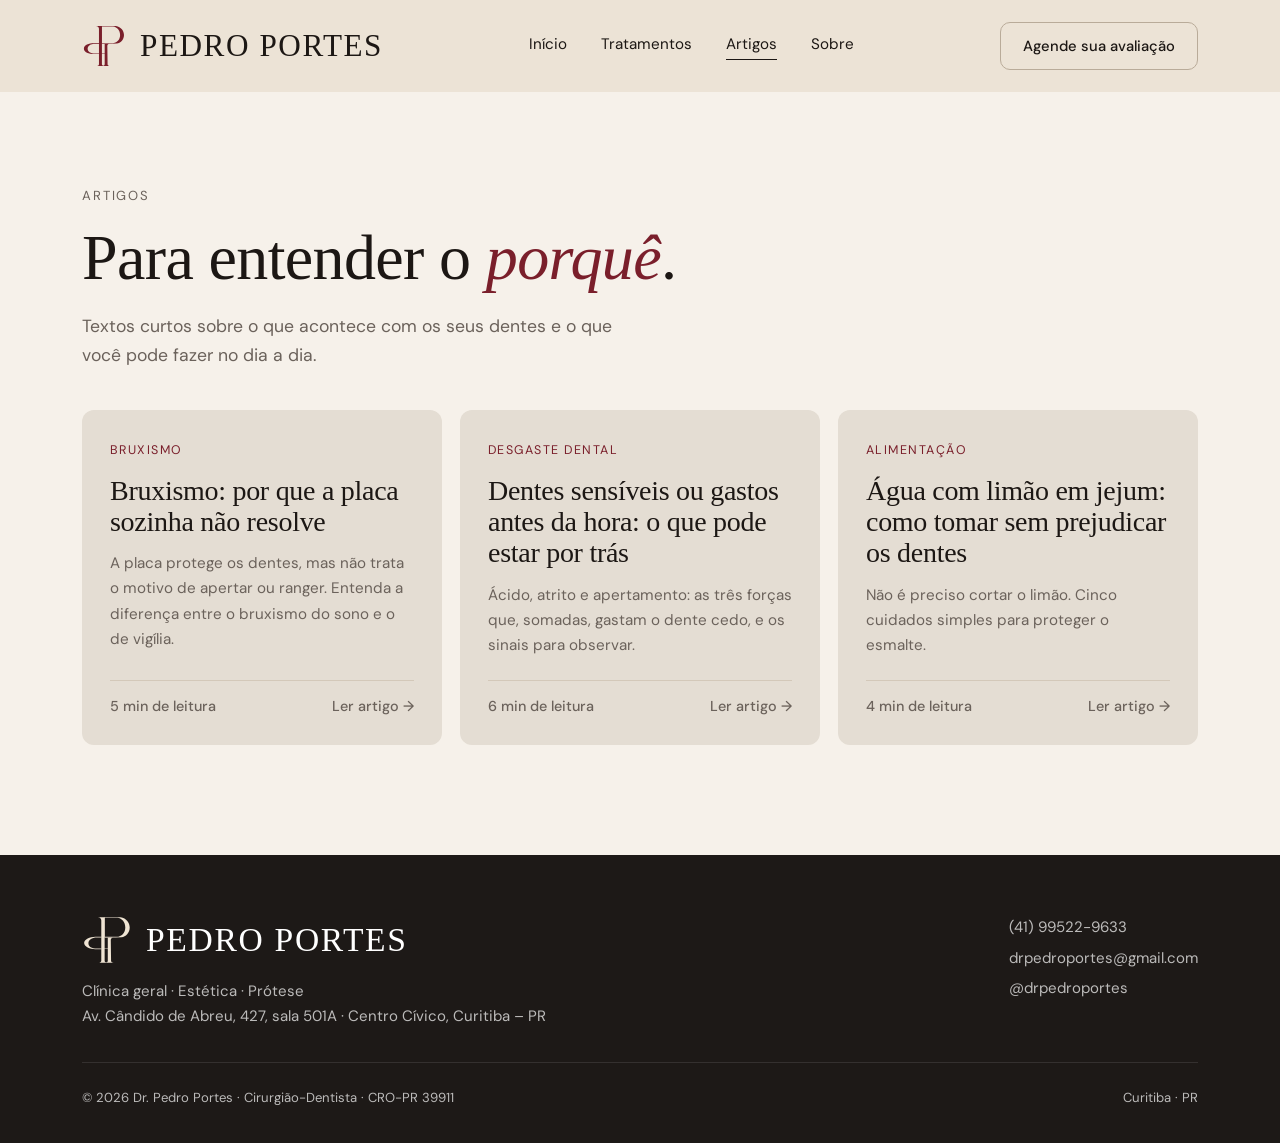
<file: artigos/index.html>
<!doctype html>
<html lang="pt-BR">
<head>
<meta charset="utf-8">
<meta name="viewport" content="width=device-width, initial-scale=1, viewport-fit=cover">
<title>Artigos · Dr. Pedro Portes</title>
<meta name="description" content="Artigos do Dr. Pedro Portes, cirurgião-dentista em Curitiba, sobre bruxismo, desgaste, sensibilidade e cuidados com os dentes.">
<link rel="canonical" href="https://drpedroportes.com.br/artigos/">
<meta name="theme-color" content="#ece3d6">
<link rel="icon" href="../img/favicon-32.png">
<link rel="preconnect" href="https://fonts.googleapis.com">
<link rel="preconnect" href="https://fonts.gstatic.com" crossorigin>
<link rel="stylesheet" href="https://fonts.googleapis.com/css2?family=DM+Sans:opsz,wght@9..40,400;9..40,500;9..40,600;9..40,700&family=Tinos:ital,wght@0,400;0,700;1,400&display=swap">
<link rel="stylesheet" href="artigos.css">
</head>
<body>

<header class="topo">
  <div class="wrap">
    <a class="marca" href="../"><img src="../img/logo-pp.svg" alt=""><b>Pedro Portes</b></a>
    <nav aria-label="Seções">
      <a href="../">Início</a>
      <a href="../#tratamentos">Tratamentos</a>
      <a class="atual" href="./">Artigos</a>
      <a href="../#sobre">Sobre</a>
    </nav>
    <a class="btn-contorno wpp" href="#" data-msg="Olá, Dr. Pedro! Vim pelo site e gostaria de agendar uma avaliação.">Agende sua avaliação</a>
  </div>
</header>

<main>
  <section class="cabeca">
    <div class="wrap">
      <small>Artigos</small>
      <h1>Para entender o <em>porquê</em>.</h1>
      <p>Textos curtos sobre o que acontece com os seus dentes e o que você pode fazer no dia a dia.</p>
    </div>
  </section>

  <section>
    <div class="wrap lista">
      <a class="art-card" href="bruxismo-placa-nao-resolve-sozinha.html"><span class="tema">Bruxismo</span><h2>Bruxismo: por que a placa sozinha não resolve</h2><p>A placa protege os dentes, mas não trata o motivo de apertar ou ranger. Entenda a diferença entre o bruxismo do sono e o de vigília.</p><span class="ler"><span>5 min de leitura</span><b>Ler artigo →</b></span></a>
      <a class="art-card" href="dentes-sensiveis-ou-gastos.html"><span class="tema">Desgaste dental</span><h2>Dentes sensíveis ou gastos antes da hora: o que pode estar por trás</h2><p>Ácido, atrito e apertamento: as três forças que, somadas, gastam o dente cedo, e os sinais para observar.</p><span class="ler"><span>6 min de leitura</span><b>Ler artigo →</b></span></a>
      <a class="art-card" href="agua-com-limao-e-os-dentes.html"><span class="tema">Alimentação</span><h2>Água com limão em jejum: como tomar sem prejudicar os dentes</h2><p>Não é preciso cortar o limão. Cinco cuidados simples para proteger o esmalte.</p><span class="ler"><span>4 min de leitura</span><b>Ler artigo →</b></span></a>
    </div>
  </section>
</main>

<footer>
  <div class="wrap">
    <div class="l1">
      <div><a class="marca" href="../"><img src="../img/logo-pp-creme.svg" alt=""><b>Pedro Portes</b></a><p>Clínica geral · Estética · Prótese<br>Av. Cândido de Abreu, 427, sala 501A · Centro Cívico, Curitiba – PR</p></div>
      <div class="links"><a class="wpp" href="#" data-msg="Olá, Dr. Pedro! Vim pelo site.">(41) 99522-9633</a><a href="mailto:drpedroportes@gmail.com">drpedroportes@gmail.com</a><a href="https://www.instagram.com/drpedroportes/" target="_blank" rel="noopener">@drpedroportes</a></div>
    </div>
    <div class="l2"><span>© 2026 Dr. Pedro Portes · Cirurgião-Dentista · CRO-PR 39911</span><span>Curitiba · PR</span></div>
  </div>
</footer>

<div class="barra">
  <a class="tel" href="#">Ligar</a>
  <a class="cheio wpp" href="#" data-msg="Olá, Dr. Pedro! Vim pelo site e gostaria de agendar uma avaliação.">Agendar avaliação</a>
</div>

<script src="artigos.js"></script>
</body>
</html>
</file>
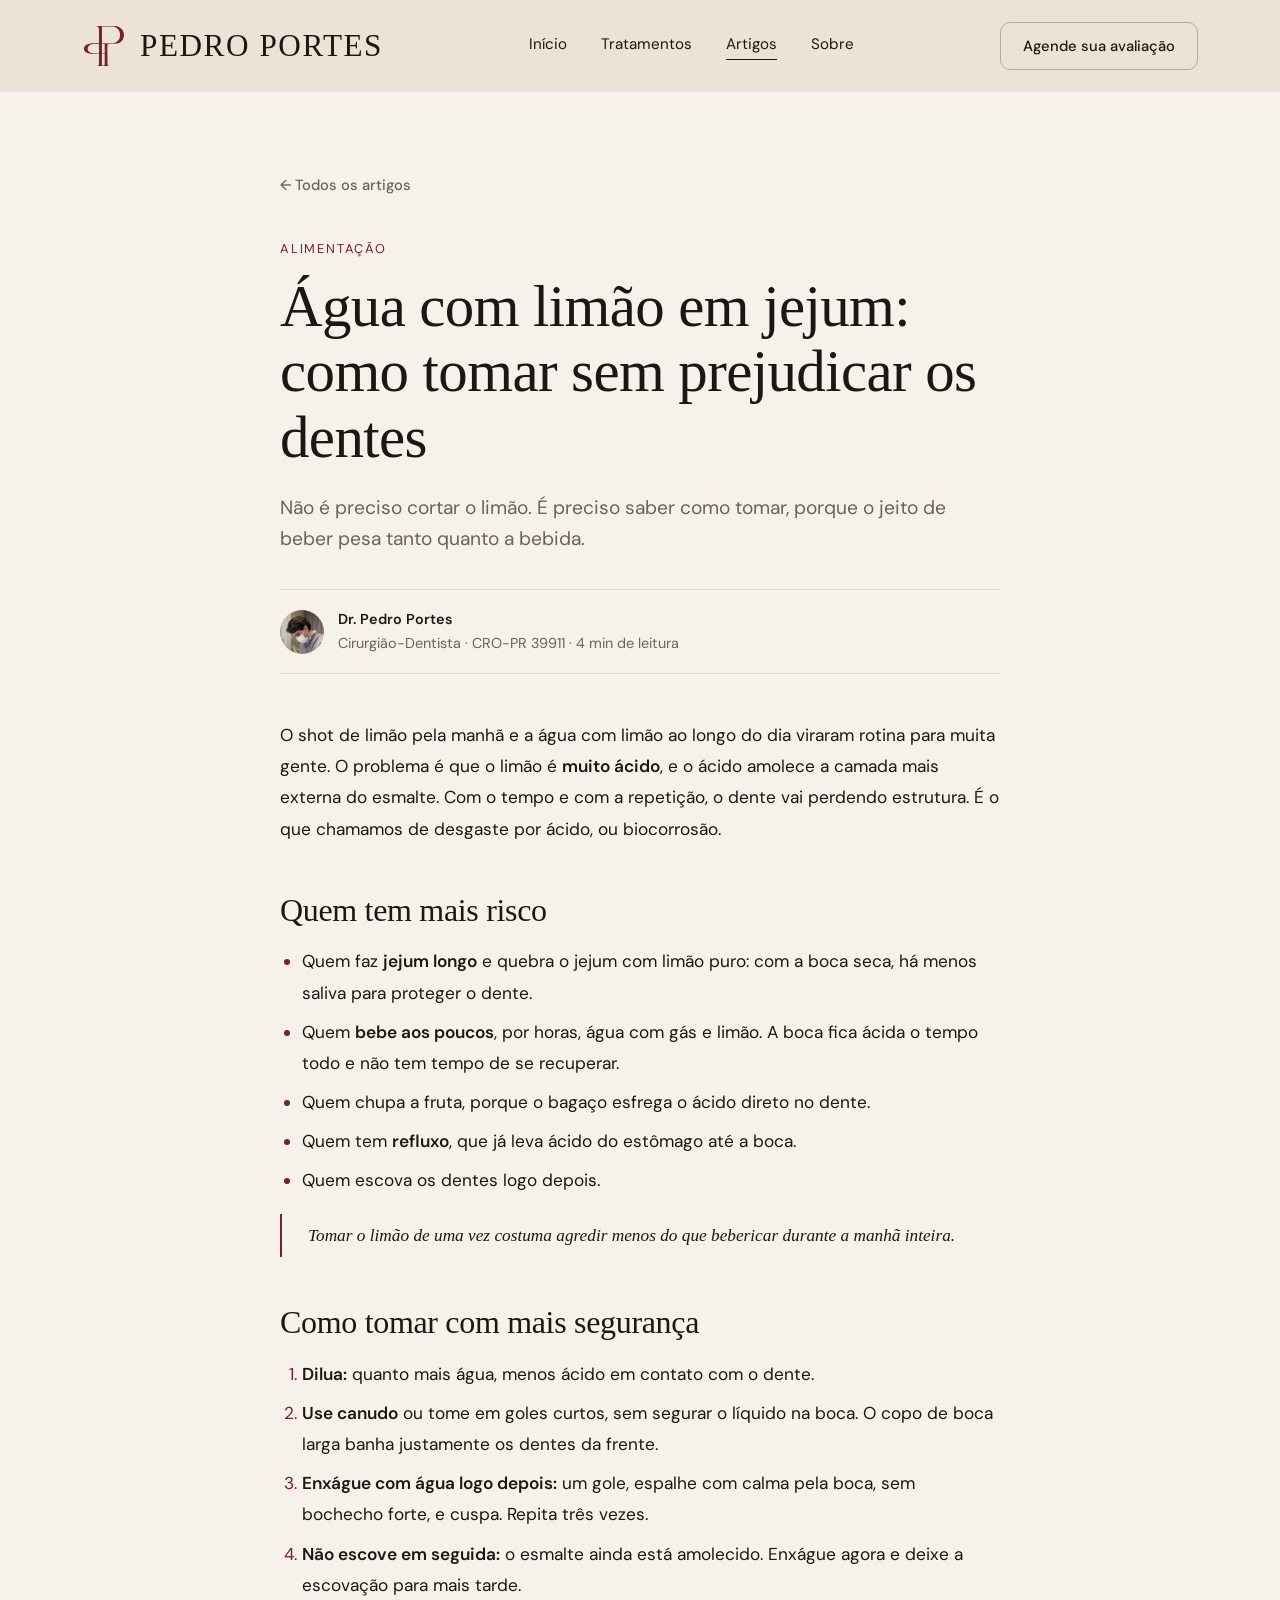
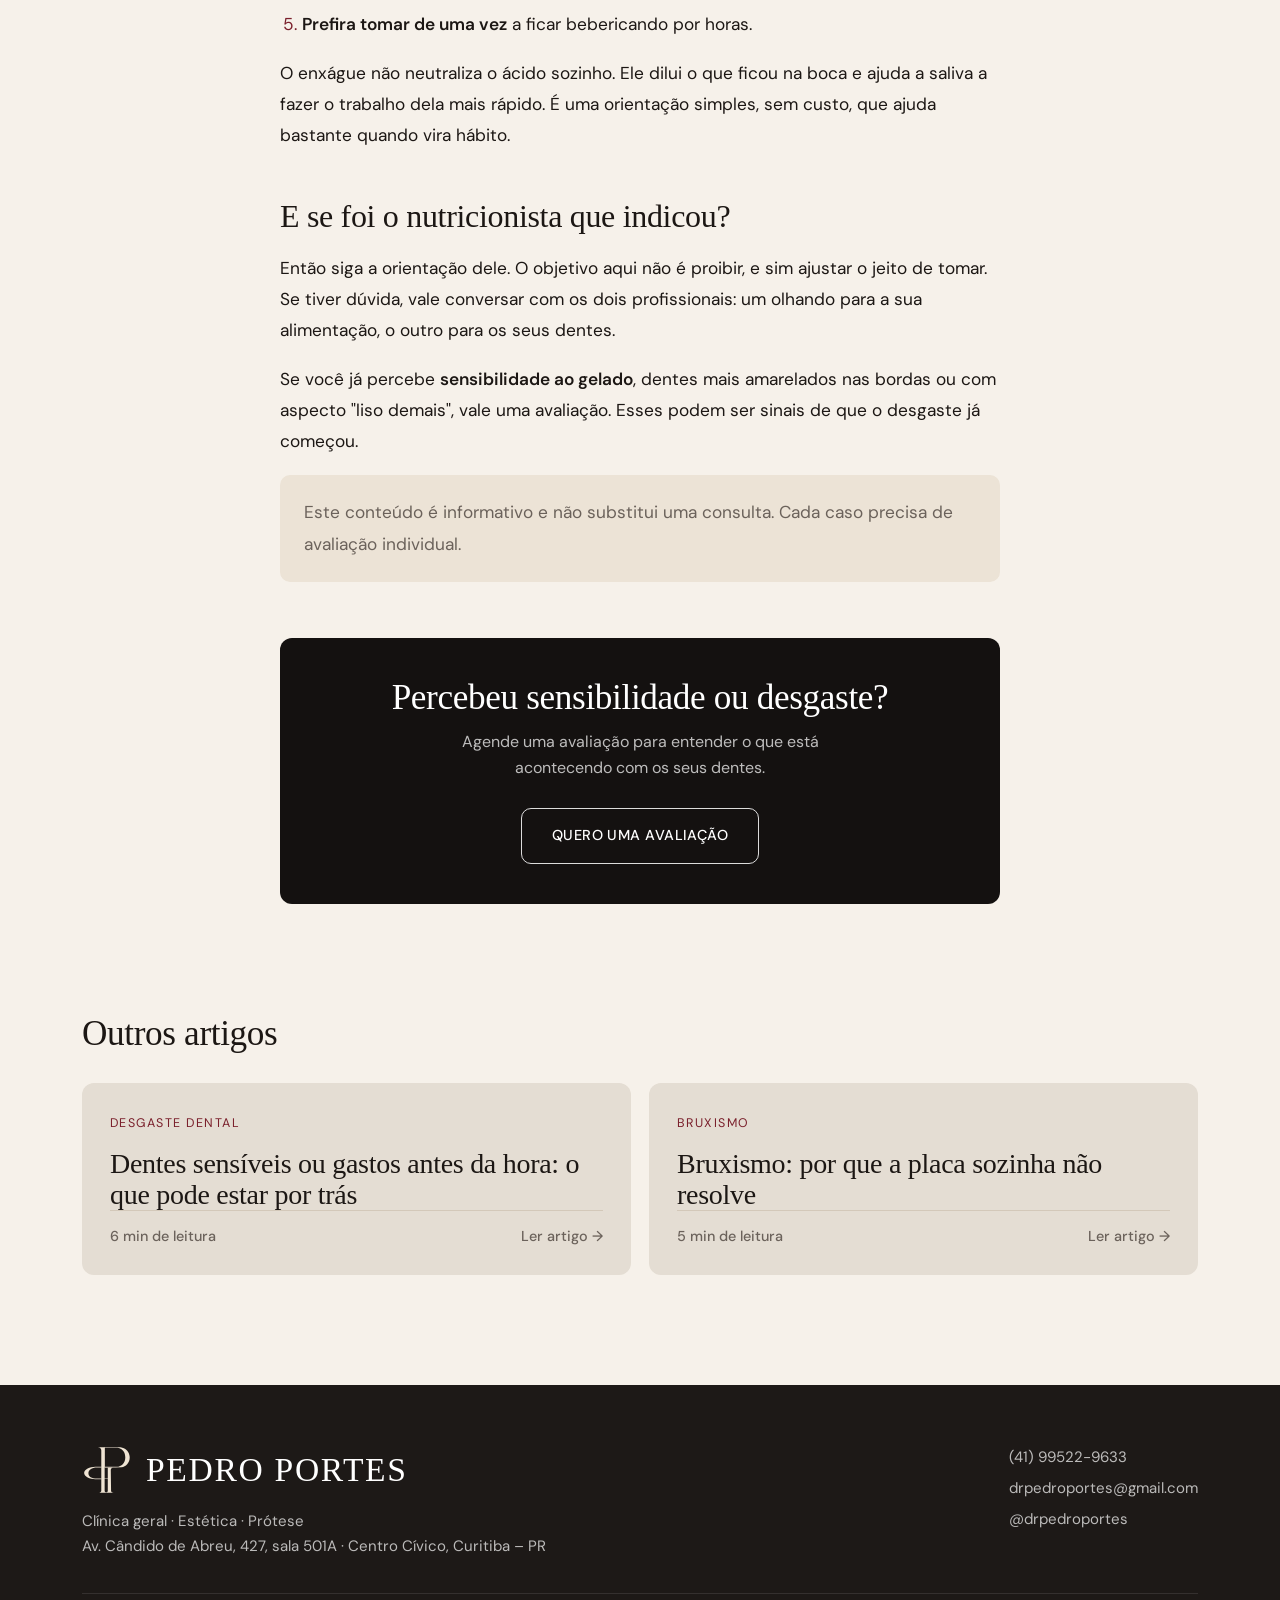
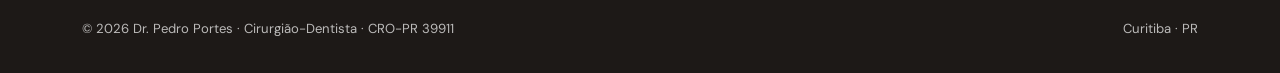
<file: artigos/agua-com-limao-e-os-dentes.html>
<!doctype html>
<html lang="pt-BR">
<head>
<meta charset="utf-8">
<meta name="viewport" content="width=device-width, initial-scale=1, viewport-fit=cover">
<title>Água com limão em jejum: como tomar sem prejudicar os dentes · Dr. Pedro Portes</title>
<meta name="description" content="O limão é muito ácido e pode desgastar o esmalte. Veja como tomar água com limão de um jeito que proteja os seus dentes.">
<link rel="canonical" href="https://drpedroportes.com.br/artigos/agua-com-limao-e-os-dentes.html">
<meta name="theme-color" content="#ece3d6">
<link rel="icon" href="../img/favicon-32.png">
<link rel="preconnect" href="https://fonts.googleapis.com">
<link rel="preconnect" href="https://fonts.gstatic.com" crossorigin>
<link rel="stylesheet" href="https://fonts.googleapis.com/css2?family=DM+Sans:opsz,wght@9..40,400;9..40,500;9..40,600;9..40,700&family=Tinos:ital,wght@0,400;0,700;1,400&display=swap">
<link rel="stylesheet" href="artigos.css">
</head>
<body>

<header class="topo">
  <div class="wrap">
    <a class="marca" href="../"><img src="../img/logo-pp.svg" alt=""><b>Pedro Portes</b></a>
    <nav aria-label="Seções">
      <a href="../">Início</a>
      <a href="../#tratamentos">Tratamentos</a>
      <a class="atual" href="./">Artigos</a>
      <a href="../#sobre">Sobre</a>
    </nav>
    <a class="btn-contorno wpp" href="#" data-msg="Olá, Dr. Pedro! Li o artigo sobre água com limão no site e gostaria de agendar uma avaliação.">Agende sua avaliação</a>
  </div>
</header>

<main>
  <article class="artigo">
    <div class="wrap"><div class="coluna">
      <a class="voltar" href="./">← Todos os artigos</a>
      <span class="tema">Alimentação</span>
      <h1>Água com limão em jejum: como tomar sem prejudicar os dentes</h1>
      <p class="linha-fina">Não é preciso cortar o limão. É preciso saber como tomar, porque o jeito de beber pesa tanto quanto a bebida.</p>
      <div class="autor"><img src="../img/pedro-sobre.jpg" alt=""><div><b>Dr. Pedro Portes</b>Cirurgião-Dentista · CRO-PR 39911 · 4 min de leitura</div></div>

      <div class="texto">
        <p>O shot de limão pela manhã e a água com limão ao longo do dia viraram rotina para muita gente. O problema é que o limão é <strong>muito ácido</strong>, e o ácido amolece a camada mais externa do esmalte. Com o tempo e com a repetição, o dente vai perdendo estrutura. É o que chamamos de desgaste por ácido, ou biocorrosão.</p>

        <h2>Quem tem mais risco</h2>
        <ul>
          <li>Quem faz <strong>jejum longo</strong> e quebra o jejum com limão puro: com a boca seca, há menos saliva para proteger o dente.</li>
          <li>Quem <strong>bebe aos poucos</strong>, por horas, água com gás e limão. A boca fica ácida o tempo todo e não tem tempo de se recuperar.</li>
          <li>Quem chupa a fruta, porque o bagaço esfrega o ácido direto no dente.</li>
          <li>Quem tem <strong>refluxo</strong>, que já leva ácido do estômago até a boca.</li>
          <li>Quem escova os dentes logo depois.</li>
        </ul>

        <p class="destaque">Tomar o limão de uma vez costuma agredir menos do que bebericar durante a manhã inteira.</p>

        <h2>Como tomar com mais segurança</h2>
        <ol>
          <li><strong>Dilua:</strong> quanto mais água, menos ácido em contato com o dente.</li>
          <li><strong>Use canudo</strong> ou tome em goles curtos, sem segurar o líquido na boca. O copo de boca larga banha justamente os dentes da frente.</li>
          <li><strong>Enxágue com água logo depois:</strong> um gole, espalhe com calma pela boca, sem bochecho forte, e cuspa. Repita três vezes.</li>
          <li><strong>Não escove em seguida:</strong> o esmalte ainda está amolecido. Enxágue agora e deixe a escovação para mais tarde.</li>
          <li><strong>Prefira tomar de uma vez</strong> a ficar bebericando por horas.</li>
        </ol>
        <p>O enxágue não neutraliza o ácido sozinho. Ele dilui o que ficou na boca e ajuda a saliva a fazer o trabalho dela mais rápido. É uma orientação simples, sem custo, que ajuda bastante quando vira hábito.</p>

        <h2>E se foi o nutricionista que indicou?</h2>
        <p>Então siga a orientação dele. O objetivo aqui não é proibir, e sim ajustar o jeito de tomar. Se tiver dúvida, vale conversar com os dois profissionais: um olhando para a sua alimentação, o outro para os seus dentes.</p>
        <p>Se você já percebe <strong>sensibilidade ao gelado</strong>, dentes mais amarelados nas bordas ou com aspecto "liso demais", vale uma avaliação. Esses podem ser sinais de que o desgaste já começou.</p>

        <p class="aviso">Este conteúdo é informativo e não substitui uma consulta. Cada caso precisa de avaliação individual.</p>
      </div>

      <div class="fim">
        <h2>Percebeu sensibilidade ou desgaste?</h2>
        <p>Agende uma avaliação para entender o que está acontecendo com os seus dentes.</p>
        <a class="btn-branco wpp" href="#" data-msg="Olá, Dr. Pedro! Li o artigo sobre água com limão no site e gostaria de agendar uma avaliação.">Quero uma avaliação</a>
      </div>
    </div></div>
  </article>

  <section class="outros">
    <div class="wrap">
      <h2>Outros artigos</h2>
      <div class="lista">
        <a class="art-card" href="dentes-sensiveis-ou-gastos.html"><span class="tema">Desgaste dental</span><h3>Dentes sensíveis ou gastos antes da hora: o que pode estar por trás</h3><span class="ler"><span>6 min de leitura</span><b>Ler artigo →</b></span></a>
        <a class="art-card" href="bruxismo-placa-nao-resolve-sozinha.html"><span class="tema">Bruxismo</span><h3>Bruxismo: por que a placa sozinha não resolve</h3><span class="ler"><span>5 min de leitura</span><b>Ler artigo →</b></span></a>
      </div>
    </div>
  </section>
</main>

<footer>
  <div class="wrap">
    <div class="l1">
      <div><a class="marca" href="../"><img src="../img/logo-pp-creme.svg" alt=""><b>Pedro Portes</b></a><p>Clínica geral · Estética · Prótese<br>Av. Cândido de Abreu, 427, sala 501A · Centro Cívico, Curitiba – PR</p></div>
      <div class="links"><a class="wpp" href="#" data-msg="Olá, Dr. Pedro! Vim pelo site.">(41) 99522-9633</a><a href="mailto:drpedroportes@gmail.com">drpedroportes@gmail.com</a><a href="https://www.instagram.com/drpedroportes/" target="_blank" rel="noopener">@drpedroportes</a></div>
    </div>
    <div class="l2"><span>© 2026 Dr. Pedro Portes · Cirurgião-Dentista · CRO-PR 39911</span><span>Curitiba · PR</span></div>
  </div>
</footer>

<div class="barra">
  <a class="tel" href="#">Ligar</a>
  <a class="cheio wpp" href="#" data-msg="Olá, Dr. Pedro! Li um artigo no site e gostaria de agendar uma avaliação.">Agendar avaliação</a>
</div>

<script src="artigos.js"></script>
</body>
</html>
</file>
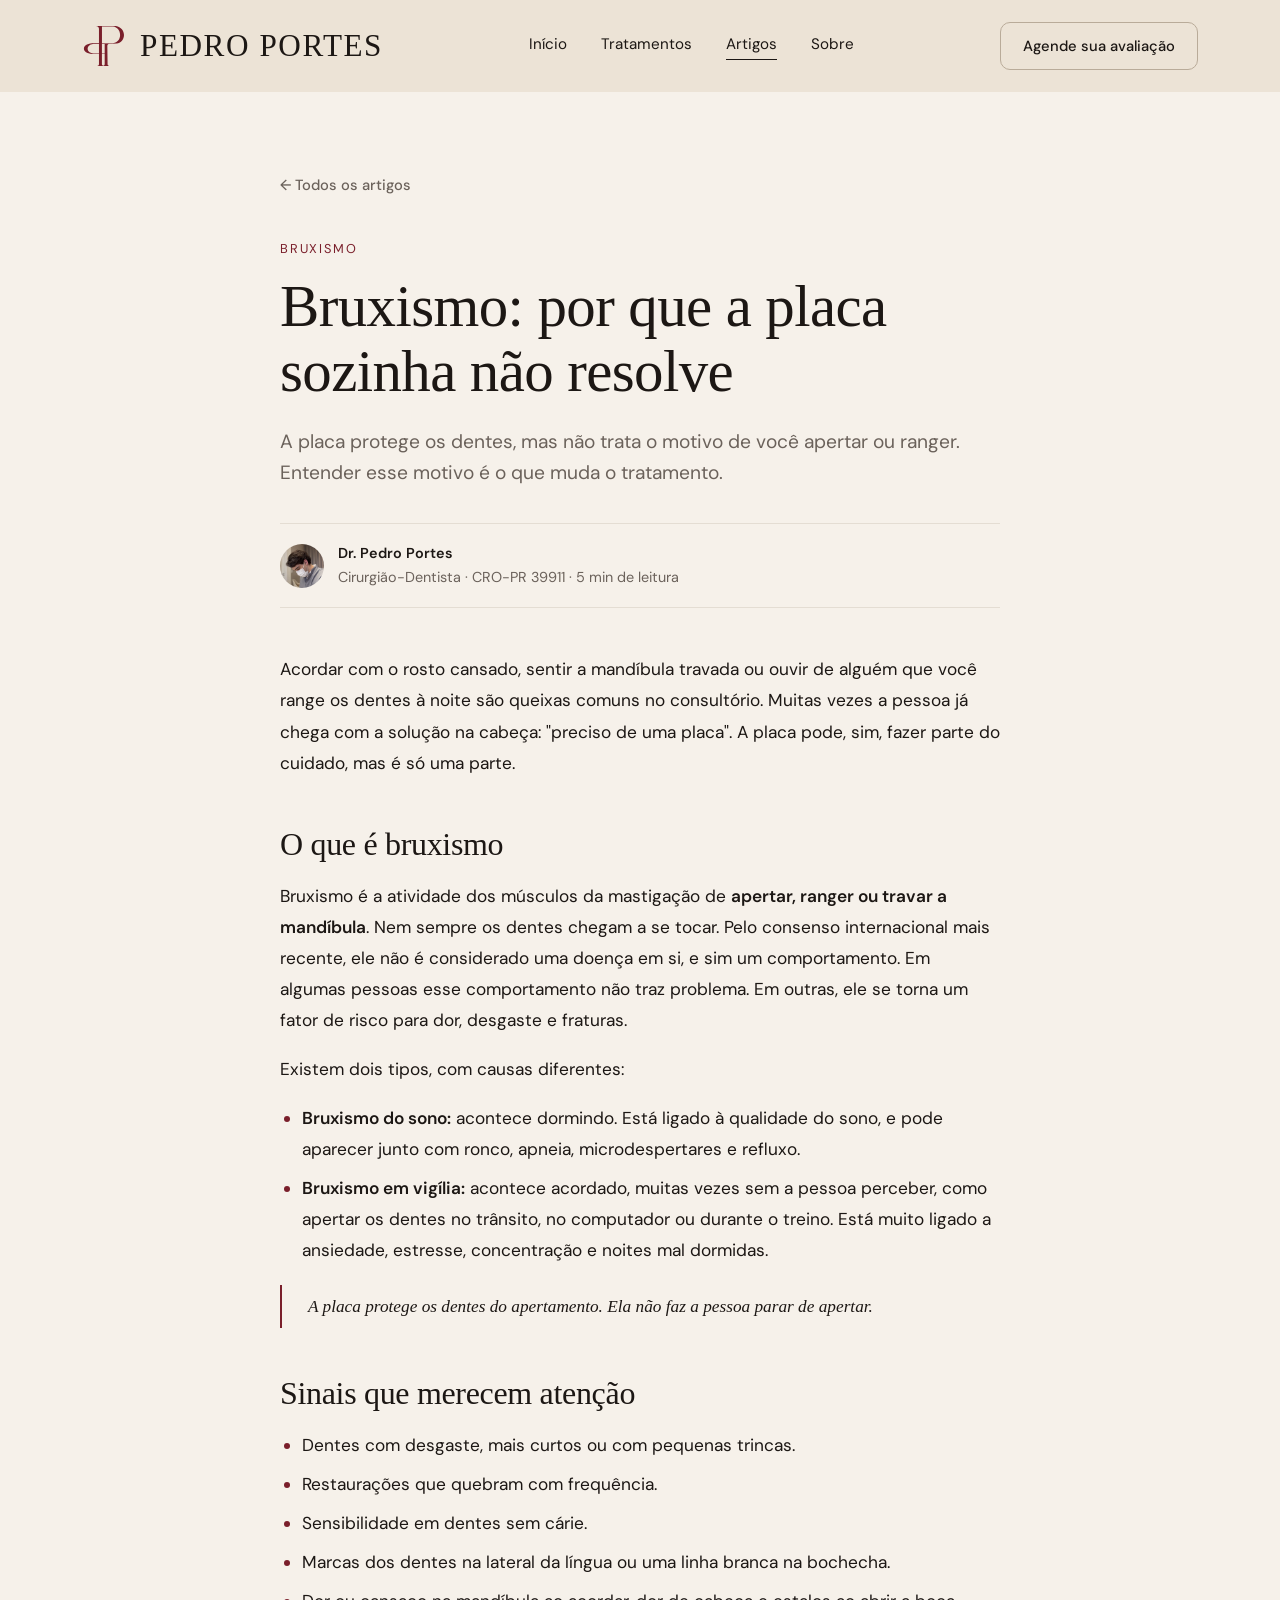
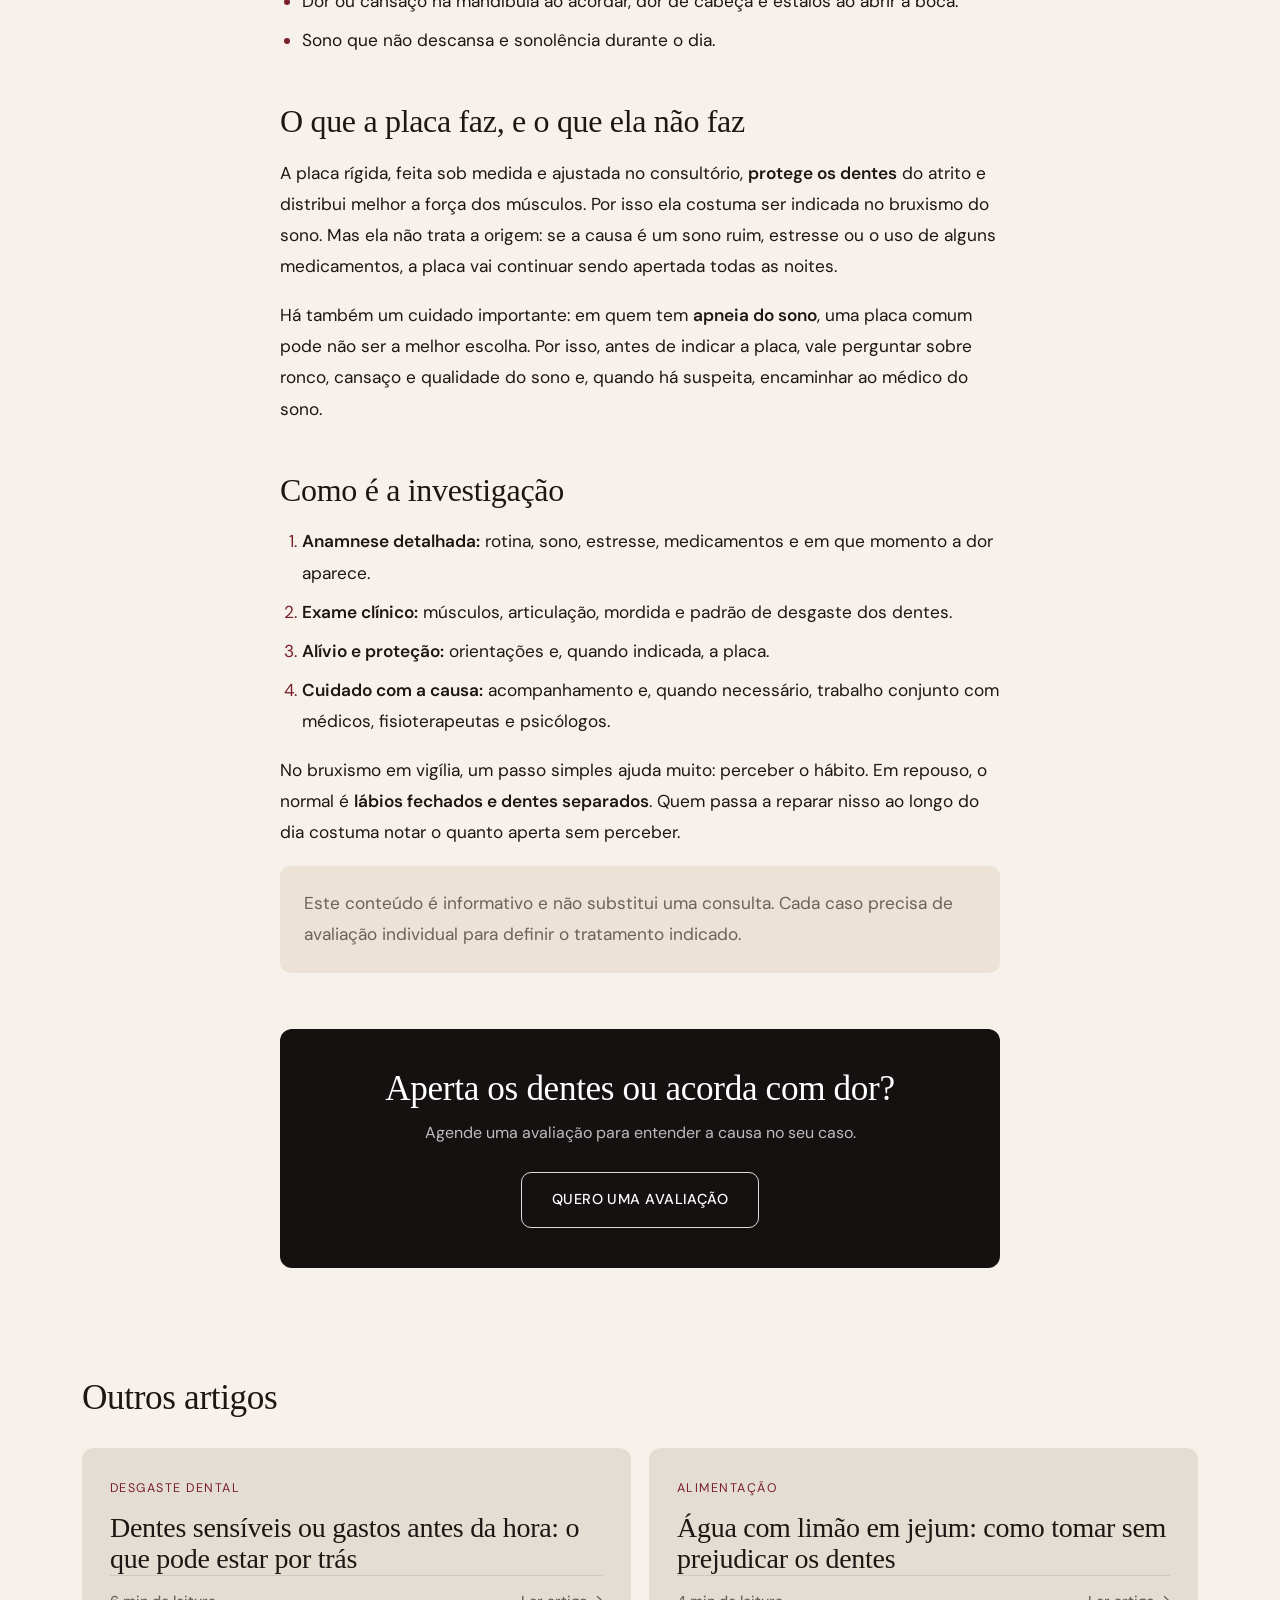
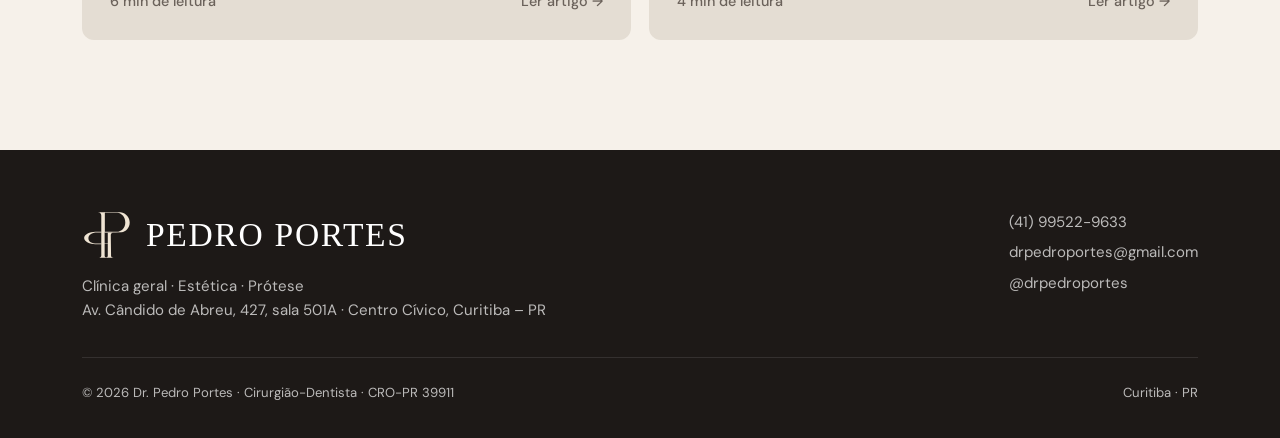
<file: artigos/bruxismo-placa-nao-resolve-sozinha.html>
<!doctype html>
<html lang="pt-BR">
<head>
<meta charset="utf-8">
<meta name="viewport" content="width=device-width, initial-scale=1, viewport-fit=cover">
<title>Bruxismo: por que a placa sozinha não resolve · Dr. Pedro Portes</title>
<meta name="description" content="Apertar ou ranger os dentes tem causa. Entenda a diferença entre o bruxismo do sono e o de vigília, o que a placa faz e o que ela não faz.">
<link rel="canonical" href="https://drpedroportes.com.br/artigos/bruxismo-placa-nao-resolve-sozinha.html">
<meta name="theme-color" content="#ece3d6">
<link rel="icon" href="../img/favicon-32.png">
<link rel="preconnect" href="https://fonts.googleapis.com">
<link rel="preconnect" href="https://fonts.gstatic.com" crossorigin>
<link rel="stylesheet" href="https://fonts.googleapis.com/css2?family=DM+Sans:opsz,wght@9..40,400;9..40,500;9..40,600;9..40,700&family=Tinos:ital,wght@0,400;0,700;1,400&display=swap">
<link rel="stylesheet" href="artigos.css">
</head>
<body>

<header class="topo">
  <div class="wrap">
    <a class="marca" href="../"><img src="../img/logo-pp.svg" alt=""><b>Pedro Portes</b></a>
    <nav aria-label="Seções">
      <a href="../">Início</a>
      <a href="../#tratamentos">Tratamentos</a>
      <a class="atual" href="./">Artigos</a>
      <a href="../#sobre">Sobre</a>
    </nav>
    <a class="btn-contorno wpp" href="#" data-msg="Olá, Dr. Pedro! Li o artigo sobre bruxismo no site e gostaria de agendar uma avaliação.">Agende sua avaliação</a>
  </div>
</header>

<main>
  <article class="artigo">
    <div class="wrap"><div class="coluna">
      <a class="voltar" href="./">← Todos os artigos</a>
      <span class="tema">Bruxismo</span>
      <h1>Bruxismo: por que a placa sozinha não resolve</h1>
      <p class="linha-fina">A placa protege os dentes, mas não trata o motivo de você apertar ou ranger. Entender esse motivo é o que muda o tratamento.</p>
      <div class="autor"><img src="../img/pedro-sobre.jpg" alt=""><div><b>Dr. Pedro Portes</b>Cirurgião-Dentista · CRO-PR 39911 · 5 min de leitura</div></div>

      <div class="texto">
        <p>Acordar com o rosto cansado, sentir a mandíbula travada ou ouvir de alguém que você range os dentes à noite são queixas comuns no consultório. Muitas vezes a pessoa já chega com a solução na cabeça: "preciso de uma placa". A placa pode, sim, fazer parte do cuidado, mas é só uma parte.</p>

        <h2>O que é bruxismo</h2>
        <p>Bruxismo é a atividade dos músculos da mastigação de <strong>apertar, ranger ou travar a mandíbula</strong>. Nem sempre os dentes chegam a se tocar. Pelo consenso internacional mais recente, ele não é considerado uma doença em si, e sim um comportamento. Em algumas pessoas esse comportamento não traz problema. Em outras, ele se torna um fator de risco para dor, desgaste e fraturas.</p>
        <p>Existem dois tipos, com causas diferentes:</p>
        <ul>
          <li><strong>Bruxismo do sono:</strong> acontece dormindo. Está ligado à qualidade do sono, e pode aparecer junto com ronco, apneia, microdespertares e refluxo.</li>
          <li><strong>Bruxismo em vigília:</strong> acontece acordado, muitas vezes sem a pessoa perceber, como apertar os dentes no trânsito, no computador ou durante o treino. Está muito ligado a ansiedade, estresse, concentração e noites mal dormidas.</li>
        </ul>

        <p class="destaque">A placa protege os dentes do apertamento. Ela não faz a pessoa parar de apertar.</p>

        <h2>Sinais que merecem atenção</h2>
        <ul>
          <li>Dentes com desgaste, mais curtos ou com pequenas trincas.</li>
          <li>Restaurações que quebram com frequência.</li>
          <li>Sensibilidade em dentes sem cárie.</li>
          <li>Marcas dos dentes na lateral da língua ou uma linha branca na bochecha.</li>
          <li>Dor ou cansaço na mandíbula ao acordar, dor de cabeça e estalos ao abrir a boca.</li>
          <li>Sono que não descansa e sonolência durante o dia.</li>
        </ul>

        <h2>O que a placa faz, e o que ela não faz</h2>
        <p>A placa rígida, feita sob medida e ajustada no consultório, <strong>protege os dentes</strong> do atrito e distribui melhor a força dos músculos. Por isso ela costuma ser indicada no bruxismo do sono. Mas ela não trata a origem: se a causa é um sono ruim, estresse ou o uso de alguns medicamentos, a placa vai continuar sendo apertada todas as noites.</p>
        <p>Há também um cuidado importante: em quem tem <strong>apneia do sono</strong>, uma placa comum pode não ser a melhor escolha. Por isso, antes de indicar a placa, vale perguntar sobre ronco, cansaço e qualidade do sono e, quando há suspeita, encaminhar ao médico do sono.</p>

        <h2>Como é a investigação</h2>
        <ol>
          <li><strong>Anamnese detalhada:</strong> rotina, sono, estresse, medicamentos e em que momento a dor aparece.</li>
          <li><strong>Exame clínico:</strong> músculos, articulação, mordida e padrão de desgaste dos dentes.</li>
          <li><strong>Alívio e proteção:</strong> orientações e, quando indicada, a placa.</li>
          <li><strong>Cuidado com a causa:</strong> acompanhamento e, quando necessário, trabalho conjunto com médicos, fisioterapeutas e psicólogos.</li>
        </ol>
        <p>No bruxismo em vigília, um passo simples ajuda muito: perceber o hábito. Em repouso, o normal é <strong>lábios fechados e dentes separados</strong>. Quem passa a reparar nisso ao longo do dia costuma notar o quanto aperta sem perceber.</p>

        <p class="aviso">Este conteúdo é informativo e não substitui uma consulta. Cada caso precisa de avaliação individual para definir o tratamento indicado.</p>
      </div>

      <div class="fim">
        <h2>Aperta os dentes ou acorda com dor?</h2>
        <p>Agende uma avaliação para entender a causa no seu caso.</p>
        <a class="btn-branco wpp" href="#" data-msg="Olá, Dr. Pedro! Li o artigo sobre bruxismo no site e gostaria de agendar uma avaliação.">Quero uma avaliação</a>
      </div>
    </div></div>
  </article>

  <section class="outros">
    <div class="wrap">
      <h2>Outros artigos</h2>
      <div class="lista">
        <a class="art-card" href="dentes-sensiveis-ou-gastos.html"><span class="tema">Desgaste dental</span><h3>Dentes sensíveis ou gastos antes da hora: o que pode estar por trás</h3><span class="ler"><span>6 min de leitura</span><b>Ler artigo →</b></span></a>
        <a class="art-card" href="agua-com-limao-e-os-dentes.html"><span class="tema">Alimentação</span><h3>Água com limão em jejum: como tomar sem prejudicar os dentes</h3><span class="ler"><span>4 min de leitura</span><b>Ler artigo →</b></span></a>
      </div>
    </div>
  </section>
</main>

<footer>
  <div class="wrap">
    <div class="l1">
      <div><a class="marca" href="../"><img src="../img/logo-pp-creme.svg" alt=""><b>Pedro Portes</b></a><p>Clínica geral · Estética · Prótese<br>Av. Cândido de Abreu, 427, sala 501A · Centro Cívico, Curitiba – PR</p></div>
      <div class="links"><a class="wpp" href="#" data-msg="Olá, Dr. Pedro! Vim pelo site.">(41) 99522-9633</a><a href="mailto:drpedroportes@gmail.com">drpedroportes@gmail.com</a><a href="https://www.instagram.com/drpedroportes/" target="_blank" rel="noopener">@drpedroportes</a></div>
    </div>
    <div class="l2"><span>© 2026 Dr. Pedro Portes · Cirurgião-Dentista · CRO-PR 39911</span><span>Curitiba · PR</span></div>
  </div>
</footer>

<div class="barra">
  <a class="tel" href="#">Ligar</a>
  <a class="cheio wpp" href="#" data-msg="Olá, Dr. Pedro! Li um artigo no site e gostaria de agendar uma avaliação.">Agendar avaliação</a>
</div>

<script src="artigos.js"></script>
</body>
</html>
</file>
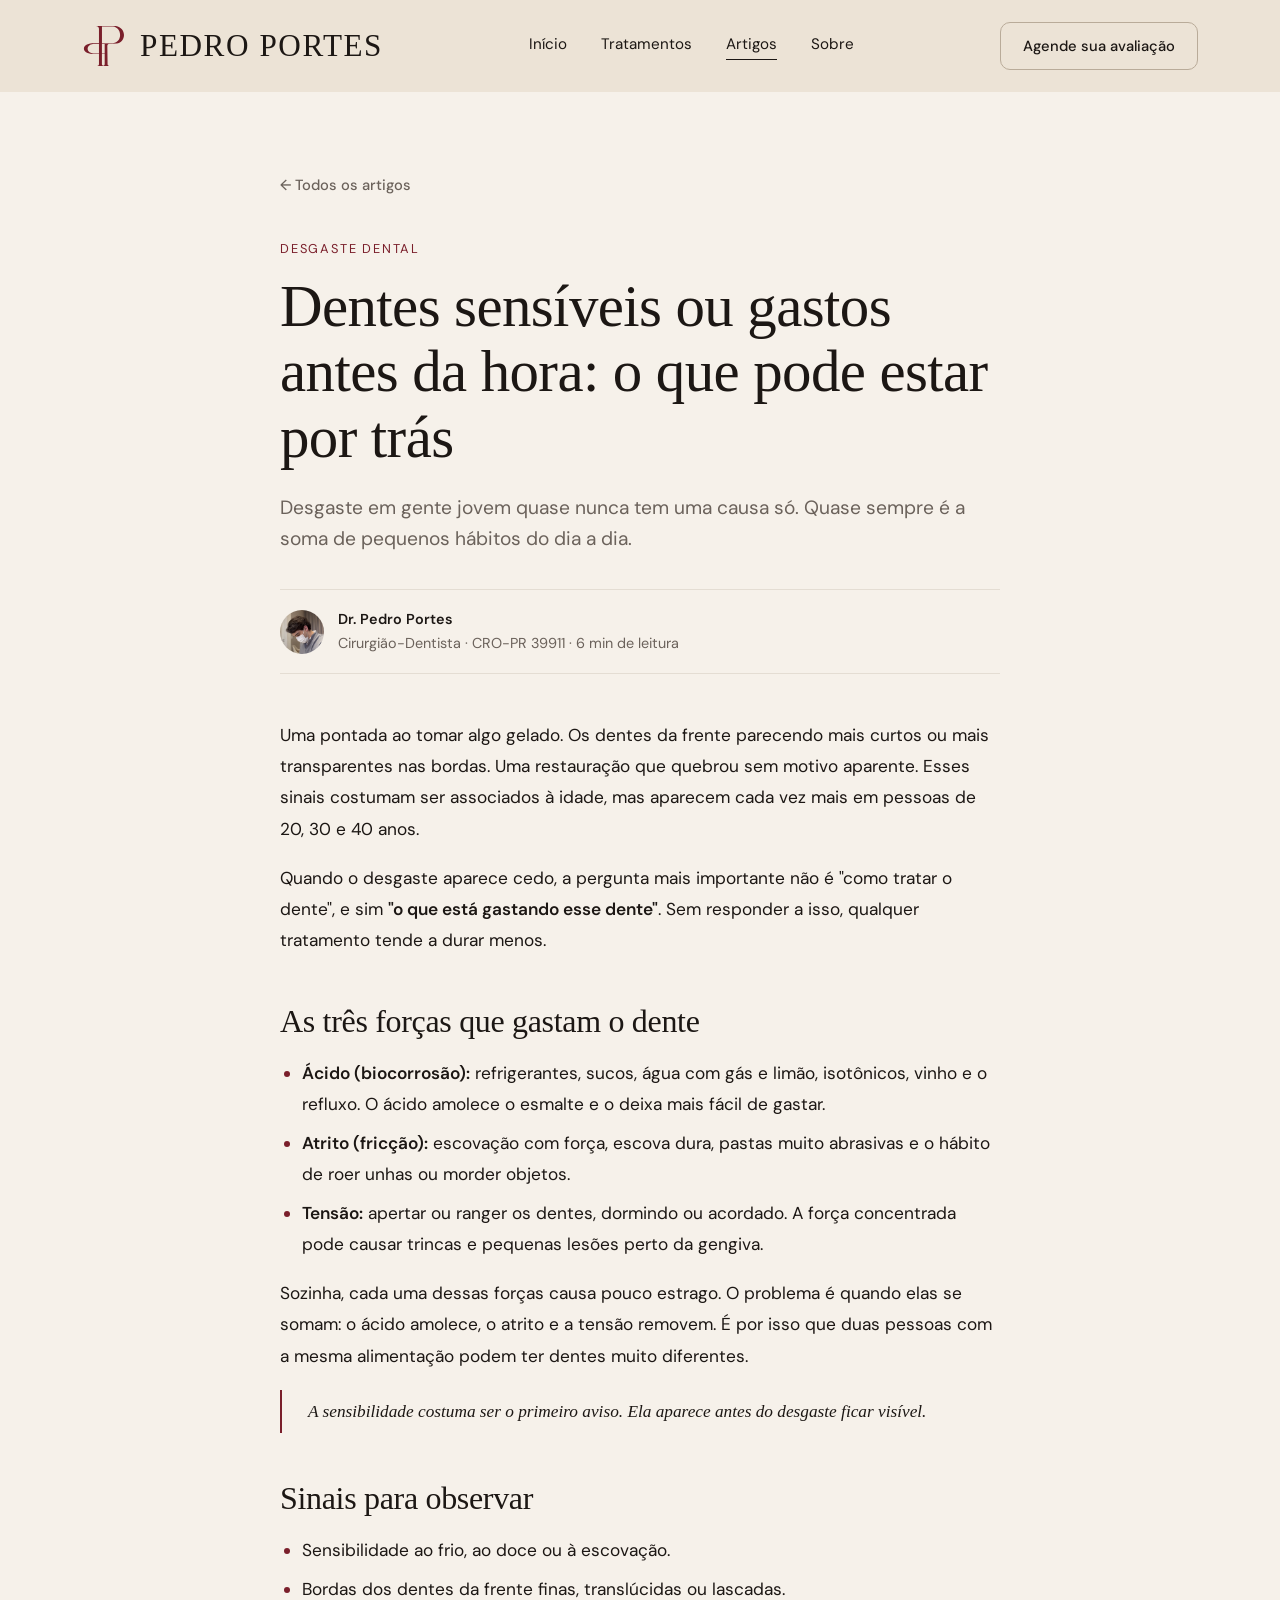
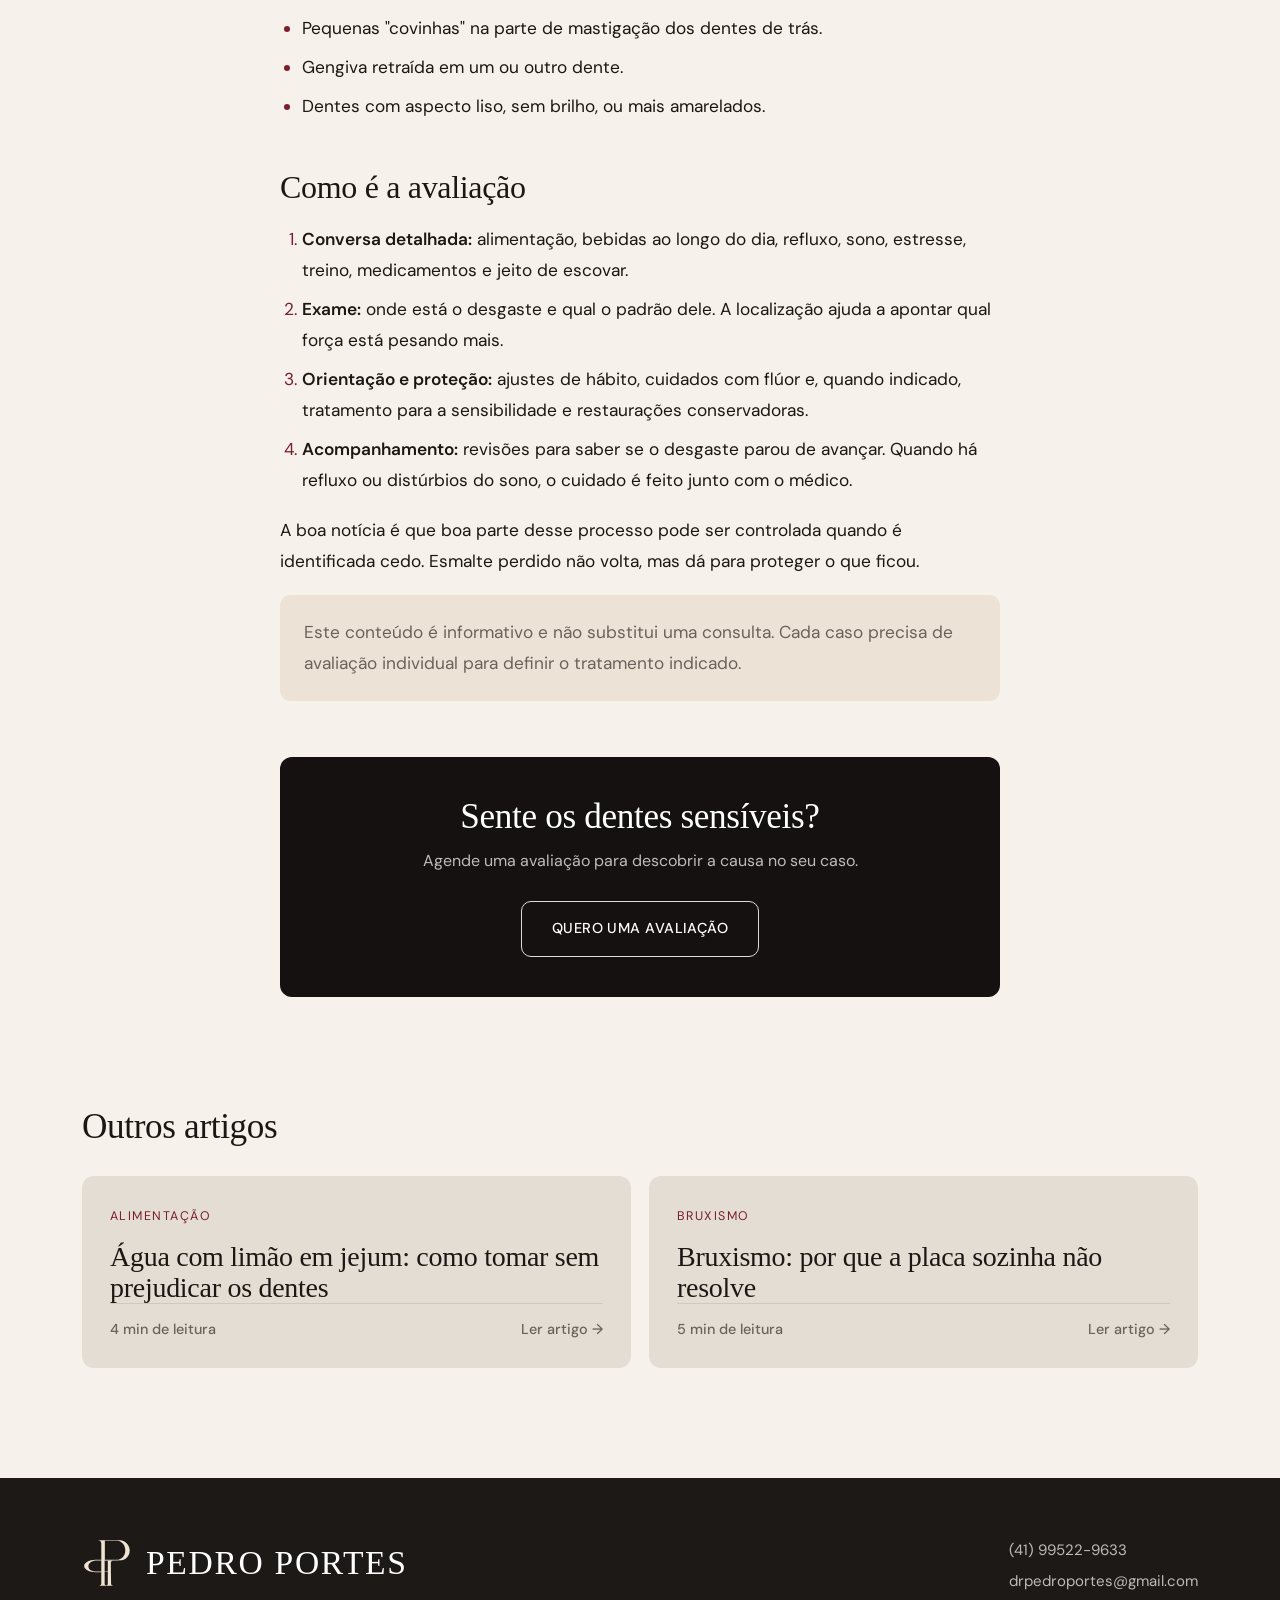
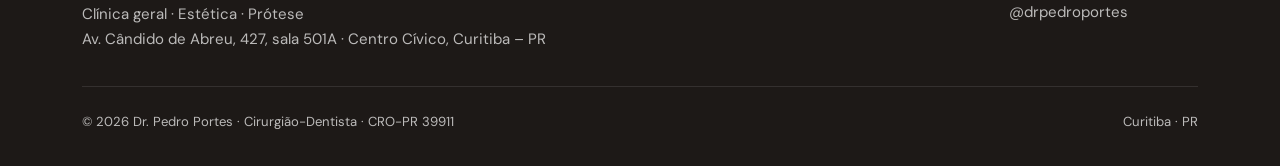
<file: artigos/dentes-sensiveis-ou-gastos.html>
<!doctype html>
<html lang="pt-BR">
<head>
<meta charset="utf-8">
<meta name="viewport" content="width=device-width, initial-scale=1, viewport-fit=cover">
<title>Dentes sensíveis ou gastos antes da hora: o que pode estar por trás · Dr. Pedro Portes</title>
<meta name="description" content="Sensibilidade ao gelado e dentes mais curtos em pessoas jovens costumam ter causa. Entenda o papel do ácido, do atrito e do apertamento.">
<link rel="canonical" href="https://drpedroportes.com.br/artigos/dentes-sensiveis-ou-gastos.html">
<meta name="theme-color" content="#ece3d6">
<link rel="icon" href="../img/favicon-32.png">
<link rel="preconnect" href="https://fonts.googleapis.com">
<link rel="preconnect" href="https://fonts.gstatic.com" crossorigin>
<link rel="stylesheet" href="https://fonts.googleapis.com/css2?family=DM+Sans:opsz,wght@9..40,400;9..40,500;9..40,600;9..40,700&family=Tinos:ital,wght@0,400;0,700;1,400&display=swap">
<link rel="stylesheet" href="artigos.css">
</head>
<body>

<header class="topo">
  <div class="wrap">
    <a class="marca" href="../"><img src="../img/logo-pp.svg" alt=""><b>Pedro Portes</b></a>
    <nav aria-label="Seções">
      <a href="../">Início</a>
      <a href="../#tratamentos">Tratamentos</a>
      <a class="atual" href="./">Artigos</a>
      <a href="../#sobre">Sobre</a>
    </nav>
    <a class="btn-contorno wpp" href="#" data-msg="Olá, Dr. Pedro! Li o artigo sobre dentes sensíveis no site e gostaria de agendar uma avaliação.">Agende sua avaliação</a>
  </div>
</header>

<main>
  <article class="artigo">
    <div class="wrap"><div class="coluna">
      <a class="voltar" href="./">← Todos os artigos</a>
      <span class="tema">Desgaste dental</span>
      <h1>Dentes sensíveis ou gastos antes da hora: o que pode estar por trás</h1>
      <p class="linha-fina">Desgaste em gente jovem quase nunca tem uma causa só. Quase sempre é a soma de pequenos hábitos do dia a dia.</p>
      <div class="autor"><img src="../img/pedro-sobre.jpg" alt=""><div><b>Dr. Pedro Portes</b>Cirurgião-Dentista · CRO-PR 39911 · 6 min de leitura</div></div>

      <div class="texto">
        <p>Uma pontada ao tomar algo gelado. Os dentes da frente parecendo mais curtos ou mais transparentes nas bordas. Uma restauração que quebrou sem motivo aparente. Esses sinais costumam ser associados à idade, mas aparecem cada vez mais em pessoas de 20, 30 e 40 anos.</p>
        <p>Quando o desgaste aparece cedo, a pergunta mais importante não é "como tratar o dente", e sim <strong>"o que está gastando esse dente"</strong>. Sem responder a isso, qualquer tratamento tende a durar menos.</p>

        <h2>As três forças que gastam o dente</h2>
        <ul>
          <li><strong>Ácido (biocorrosão):</strong> refrigerantes, sucos, água com gás e limão, isotônicos, vinho e o refluxo. O ácido amolece o esmalte e o deixa mais fácil de gastar.</li>
          <li><strong>Atrito (fricção):</strong> escovação com força, escova dura, pastas muito abrasivas e o hábito de roer unhas ou morder objetos.</li>
          <li><strong>Tensão:</strong> apertar ou ranger os dentes, dormindo ou acordado. A força concentrada pode causar trincas e pequenas lesões perto da gengiva.</li>
        </ul>
        <p>Sozinha, cada uma dessas forças causa pouco estrago. O problema é quando elas se somam: o ácido amolece, o atrito e a tensão removem. É por isso que duas pessoas com a mesma alimentação podem ter dentes muito diferentes.</p>

        <p class="destaque">A sensibilidade costuma ser o primeiro aviso. Ela aparece antes do desgaste ficar visível.</p>

        <h2>Sinais para observar</h2>
        <ul>
          <li>Sensibilidade ao frio, ao doce ou à escovação.</li>
          <li>Bordas dos dentes da frente finas, translúcidas ou lascadas.</li>
          <li>Pequenas "covinhas" na parte de mastigação dos dentes de trás.</li>
          <li>Gengiva retraída em um ou outro dente.</li>
          <li>Dentes com aspecto liso, sem brilho, ou mais amarelados.</li>
        </ul>

        <h2>Como é a avaliação</h2>
        <ol>
          <li><strong>Conversa detalhada:</strong> alimentação, bebidas ao longo do dia, refluxo, sono, estresse, treino, medicamentos e jeito de escovar.</li>
          <li><strong>Exame:</strong> onde está o desgaste e qual o padrão dele. A localização ajuda a apontar qual força está pesando mais.</li>
          <li><strong>Orientação e proteção:</strong> ajustes de hábito, cuidados com flúor e, quando indicado, tratamento para a sensibilidade e restaurações conservadoras.</li>
          <li><strong>Acompanhamento:</strong> revisões para saber se o desgaste parou de avançar. Quando há refluxo ou distúrbios do sono, o cuidado é feito junto com o médico.</li>
        </ol>
        <p>A boa notícia é que boa parte desse processo pode ser controlada quando é identificada cedo. Esmalte perdido não volta, mas dá para proteger o que ficou.</p>

        <p class="aviso">Este conteúdo é informativo e não substitui uma consulta. Cada caso precisa de avaliação individual para definir o tratamento indicado.</p>
      </div>

      <div class="fim">
        <h2>Sente os dentes sensíveis?</h2>
        <p>Agende uma avaliação para descobrir a causa no seu caso.</p>
        <a class="btn-branco wpp" href="#" data-msg="Olá, Dr. Pedro! Li o artigo sobre dentes sensíveis no site e gostaria de agendar uma avaliação.">Quero uma avaliação</a>
      </div>
    </div></div>
  </article>

  <section class="outros">
    <div class="wrap">
      <h2>Outros artigos</h2>
      <div class="lista">
        <a class="art-card" href="agua-com-limao-e-os-dentes.html"><span class="tema">Alimentação</span><h3>Água com limão em jejum: como tomar sem prejudicar os dentes</h3><span class="ler"><span>4 min de leitura</span><b>Ler artigo →</b></span></a>
        <a class="art-card" href="bruxismo-placa-nao-resolve-sozinha.html"><span class="tema">Bruxismo</span><h3>Bruxismo: por que a placa sozinha não resolve</h3><span class="ler"><span>5 min de leitura</span><b>Ler artigo →</b></span></a>
      </div>
    </div>
  </section>
</main>

<footer>
  <div class="wrap">
    <div class="l1">
      <div><a class="marca" href="../"><img src="../img/logo-pp-creme.svg" alt=""><b>Pedro Portes</b></a><p>Clínica geral · Estética · Prótese<br>Av. Cândido de Abreu, 427, sala 501A · Centro Cívico, Curitiba – PR</p></div>
      <div class="links"><a class="wpp" href="#" data-msg="Olá, Dr. Pedro! Vim pelo site.">(41) 99522-9633</a><a href="mailto:drpedroportes@gmail.com">drpedroportes@gmail.com</a><a href="https://www.instagram.com/drpedroportes/" target="_blank" rel="noopener">@drpedroportes</a></div>
    </div>
    <div class="l2"><span>© 2026 Dr. Pedro Portes · Cirurgião-Dentista · CRO-PR 39911</span><span>Curitiba · PR</span></div>
  </div>
</footer>

<div class="barra">
  <a class="tel" href="#">Ligar</a>
  <a class="cheio wpp" href="#" data-msg="Olá, Dr. Pedro! Li um artigo no site e gostaria de agendar uma avaliação.">Agendar avaliação</a>
</div>

<script src="artigos.js"></script>
</body>
</html>
</file>
<file: artigos/artigos.css>
/* Artigos (18/11/2026): mesmo visual do site (esboço 7). Títulos em Times, texto em DM Sans. */
:root {
  --bege: #ece3d6; --bege-2: #f6f1ea; --cinza: #e4ddd3; --escuro: #141110; --escuro-2: #1d1917;
  --texto: #1c1714; --suave: #6b625b; --bordo: #7a1f2b; --champ: #d2b48f; --branco: #fff;
  --sans: "DM Sans", system-ui, sans-serif; --serif: "Times New Roman", Times, "Tinos", serif;
}
* { box-sizing: border-box; }
html { scroll-behavior: smooth; }
body { margin: 0; font: 400 16px/1.65 var(--sans); color: var(--texto); background: var(--bege-2); -webkit-font-smoothing: antialiased; -webkit-tap-highlight-color: transparent; }
a { color: inherit; text-decoration: none; }
img { display: block; max-width: 100%; }
h1, h2, h3 { margin: 0; font-family: var(--serif); font-weight: 400; letter-spacing: -0.01em; line-height: 1.12; }
p { margin: 0; }
.wrap { max-width: 1180px; margin: 0 auto; padding: 0 32px; }

/* Topo */
.topo { position: sticky; top: 0; z-index: 50; background: var(--bege); }
.topo .wrap { display: flex; align-items: center; justify-content: space-between; height: 92px; }
.marca { display: flex; align-items: center; gap: 14px; }
.marca img { width: 44px; height: 44px; }
.marca b { font: 400 1.95rem/1 var(--serif); letter-spacing: .05em; text-transform: uppercase; white-space: nowrap; }
.topo nav { display: flex; gap: 34px; font-size: .95rem; }
.topo nav a { padding-bottom: 2px; border-bottom: 1px solid transparent; transition: border-color .2s; }
.topo nav a:hover, .topo nav a.atual { border-color: var(--texto); }
.btn-contorno { border: 1px solid #b9ab99; border-radius: 10px; padding: 11px 22px; font-size: .92rem; font-weight: 500; transition: all .25s; }
.btn-contorno:hover { background: var(--bordo); border-color: var(--bordo); color: var(--branco); }

/* Lista de artigos */
.cabeca { padding: 90px 0 40px; }
.cabeca small { font-size: .82rem; letter-spacing: .14em; text-transform: uppercase; color: var(--suave); }
.cabeca h1 { font-size: clamp(2.8rem, 5vw, 4.4rem); margin-top: 14px; }
.cabeca h1 em { color: var(--bordo); }
.cabeca p { margin-top: 18px; max-width: 560px; color: var(--suave); font-size: 1.1rem; }
.lista { display: grid; grid-template-columns: repeat(3, 1fr); gap: 18px; padding-bottom: 110px; }
.art-card { background: var(--cinza); border-radius: 12px; padding: 30px 28px 26px; display: flex; flex-direction: column; min-height: 320px; transition: transform .3s, box-shadow .3s, background .3s; }
.art-card:hover { transform: translateY(-4px); box-shadow: 0 18px 36px -24px rgba(28, 23, 20, .45); background: var(--branco); }
.art-card .tema { font-size: .78rem; letter-spacing: .12em; text-transform: uppercase; color: var(--bordo); }
.art-card h2, .art-card h3 { font-size: 1.75rem; margin-top: 14px; }
.art-card p { margin: 14px 0 22px; font-size: .95rem; color: var(--suave); flex: 1; }
.art-card .ler { display: flex; justify-content: space-between; font-size: .9rem; font-weight: 500; color: var(--suave); border-top: 1px solid #d3c8b9; padding-top: 14px; }
.art-card:hover .ler b { color: var(--bordo); }
.art-card .ler b { font-weight: 500; }

/* Artigo */
.artigo { padding: 80px 0 40px; }
.artigo .coluna { max-width: 720px; margin: 0 auto; }
.artigo .voltar { font-size: .92rem; font-weight: 500; color: var(--suave); }
.artigo .voltar:hover { color: var(--bordo); }
.artigo .tema { display: block; margin-top: 40px; font-size: .8rem; letter-spacing: .14em; text-transform: uppercase; color: var(--bordo); }
.artigo h1 { font-size: clamp(2.5rem, 4.6vw, 3.8rem); margin-top: 14px; }
.artigo .linha-fina { margin-top: 22px; font-size: 1.2rem; line-height: 1.6; color: var(--suave); }
.artigo .autor { display: flex; align-items: center; gap: 14px; margin: 34px 0 46px; padding: 18px 0; border-top: 1px solid var(--cinza); border-bottom: 1px solid var(--cinza); font-size: .9rem; color: var(--suave); }
.artigo .autor img { width: 44px; height: 44px; border-radius: 50%; object-fit: cover; object-position: 50% 20%; }
.artigo .autor b { display: block; color: var(--texto); font-weight: 600; }
.texto h2 { font-size: 2rem; margin: 48px 0 16px; }
.texto p { margin-top: 18px; font-size: 1.08rem; line-height: 1.8; }
.texto ul, .texto ol { margin: 18px 0 0; padding-left: 22px; font-size: 1.08rem; line-height: 1.8; }
.texto li { margin-top: 8px; }
.texto li::marker { color: var(--bordo); }
.texto strong { font-weight: 600; }
.destaque { margin: 36px 0 8px; padding: 6px 0 6px 26px; border-left: 2px solid var(--bordo); font: italic 400 1.6rem/1.4 var(--serif); }
.aviso { margin-top: 48px; padding: 22px 24px; background: var(--bege); border-radius: 10px; font-size: .9rem; color: var(--suave); }
.fim { margin: 56px 0 0; padding: 40px; background: var(--escuro); color: var(--branco); border-radius: 12px; text-align: center; }
.fim h2 { font-size: 2.2rem; }
.fim p { margin: 12px auto 26px; color: rgba(255, 255, 255, .72); max-width: 440px; }
.btn-branco { display: inline-block; border: 1px solid rgba(255, 255, 255, .85); border-radius: 10px; padding: 15px 30px; font-weight: 500; letter-spacing: .03em; text-transform: uppercase; font-size: .9rem; transition: all .25s; }
.btn-branco:hover { background: var(--branco); color: var(--escuro); }
.outros { padding: 70px 0 110px; }
.outros > .wrap > h2 { font-size: 2.2rem; margin-bottom: 30px; }
.outros .lista { grid-template-columns: repeat(2, 1fr); padding-bottom: 0; }
.outros .art-card { min-height: 0; }

/* Rodapé */
footer { background: var(--escuro-2); color: rgba(255, 255, 255, .7); padding: 60px 0 34px; font-size: .94rem; }
footer .l1 { display: flex; justify-content: space-between; flex-wrap: wrap; gap: 30px; padding-bottom: 34px; border-bottom: 1px solid rgba(255, 255, 255, .1); }
footer .marca { color: var(--branco); margin-bottom: 14px; }
footer .marca img { width: 50px; height: 50px; }
footer .marca b { font-size: 2.1rem; }
footer .l1 a:hover { color: var(--branco); }
footer .links { display: flex; flex-direction: column; gap: 6px; }
footer .l2 { padding-top: 24px; font-size: .82rem; display: flex; justify-content: space-between; flex-wrap: wrap; gap: 10px; }

.barra { display: none; }
@media (max-width: 900px) {
  .wrap { padding: 0 20px; }
  .topo .wrap { height: 72px; }
  .topo nav, .topo .btn-contorno { display: none; }
  .marca img { width: 36px; height: 36px; }
  .marca b { font-size: 1.55rem; }
  .cabeca { padding: 60px 0 30px; }
  .lista, .outros .lista { grid-template-columns: 1fr; }
  .art-card { min-height: 0; }
  .artigo { padding: 44px 0 20px; }
  .texto h2 { font-size: 1.7rem; }
  .texto p, .texto ul, .texto ol { font-size: 1.04rem; }
  .destaque { font-size: 1.35rem; }
  .fim { padding: 34px 22px; }
  footer { padding-bottom: 100px; }
  .barra { display: flex; position: fixed; left: 0; right: 0; bottom: 0; z-index: 60; background: var(--bege); border-top: 1px solid #d6cab9; padding: 10px 12px calc(10px + env(safe-area-inset-bottom, 0px)); gap: 10px; }
  .barra a { flex: 1; text-align: center; padding: 14px 8px; border-radius: 10px; font-weight: 500; font-size: .95rem; border: 1px solid #b9ab99; }
  .barra a.cheio { flex: 2; background: var(--bordo); color: var(--branco); border-color: var(--bordo); }
}
</file>
